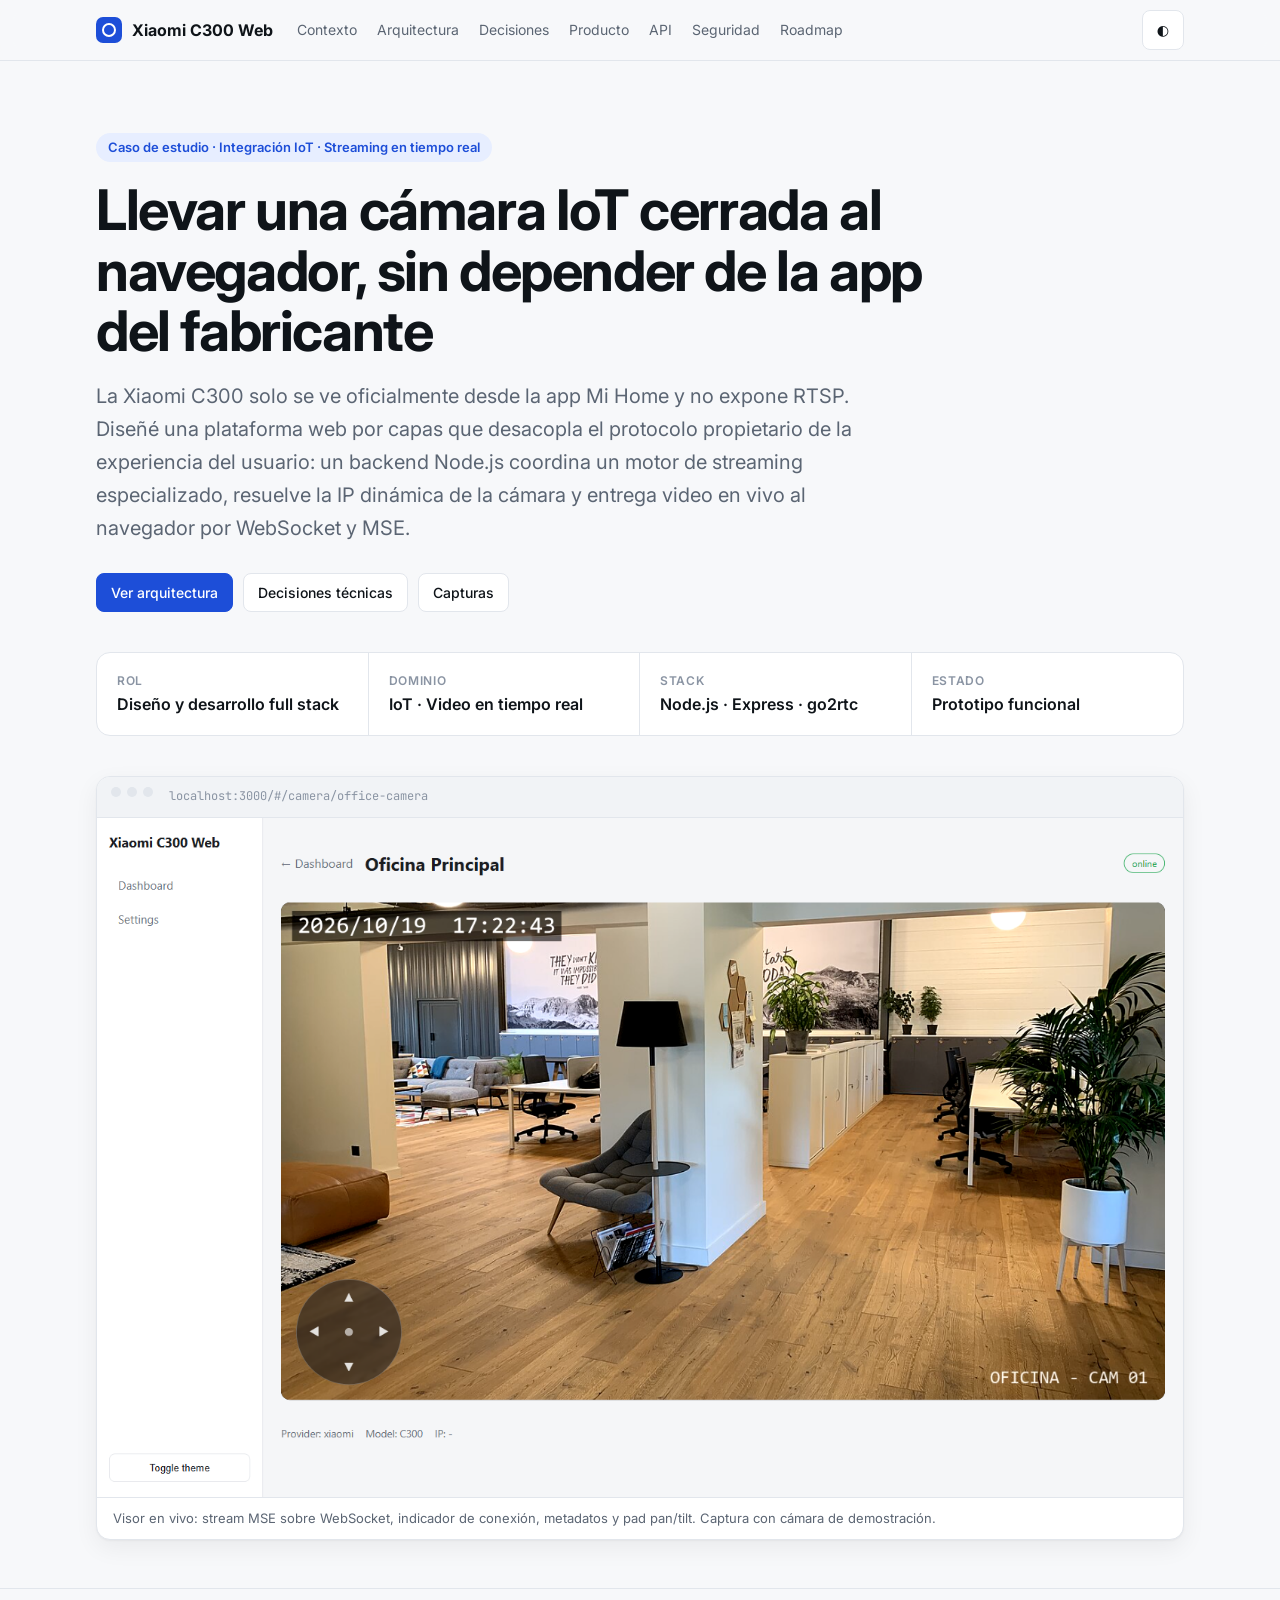
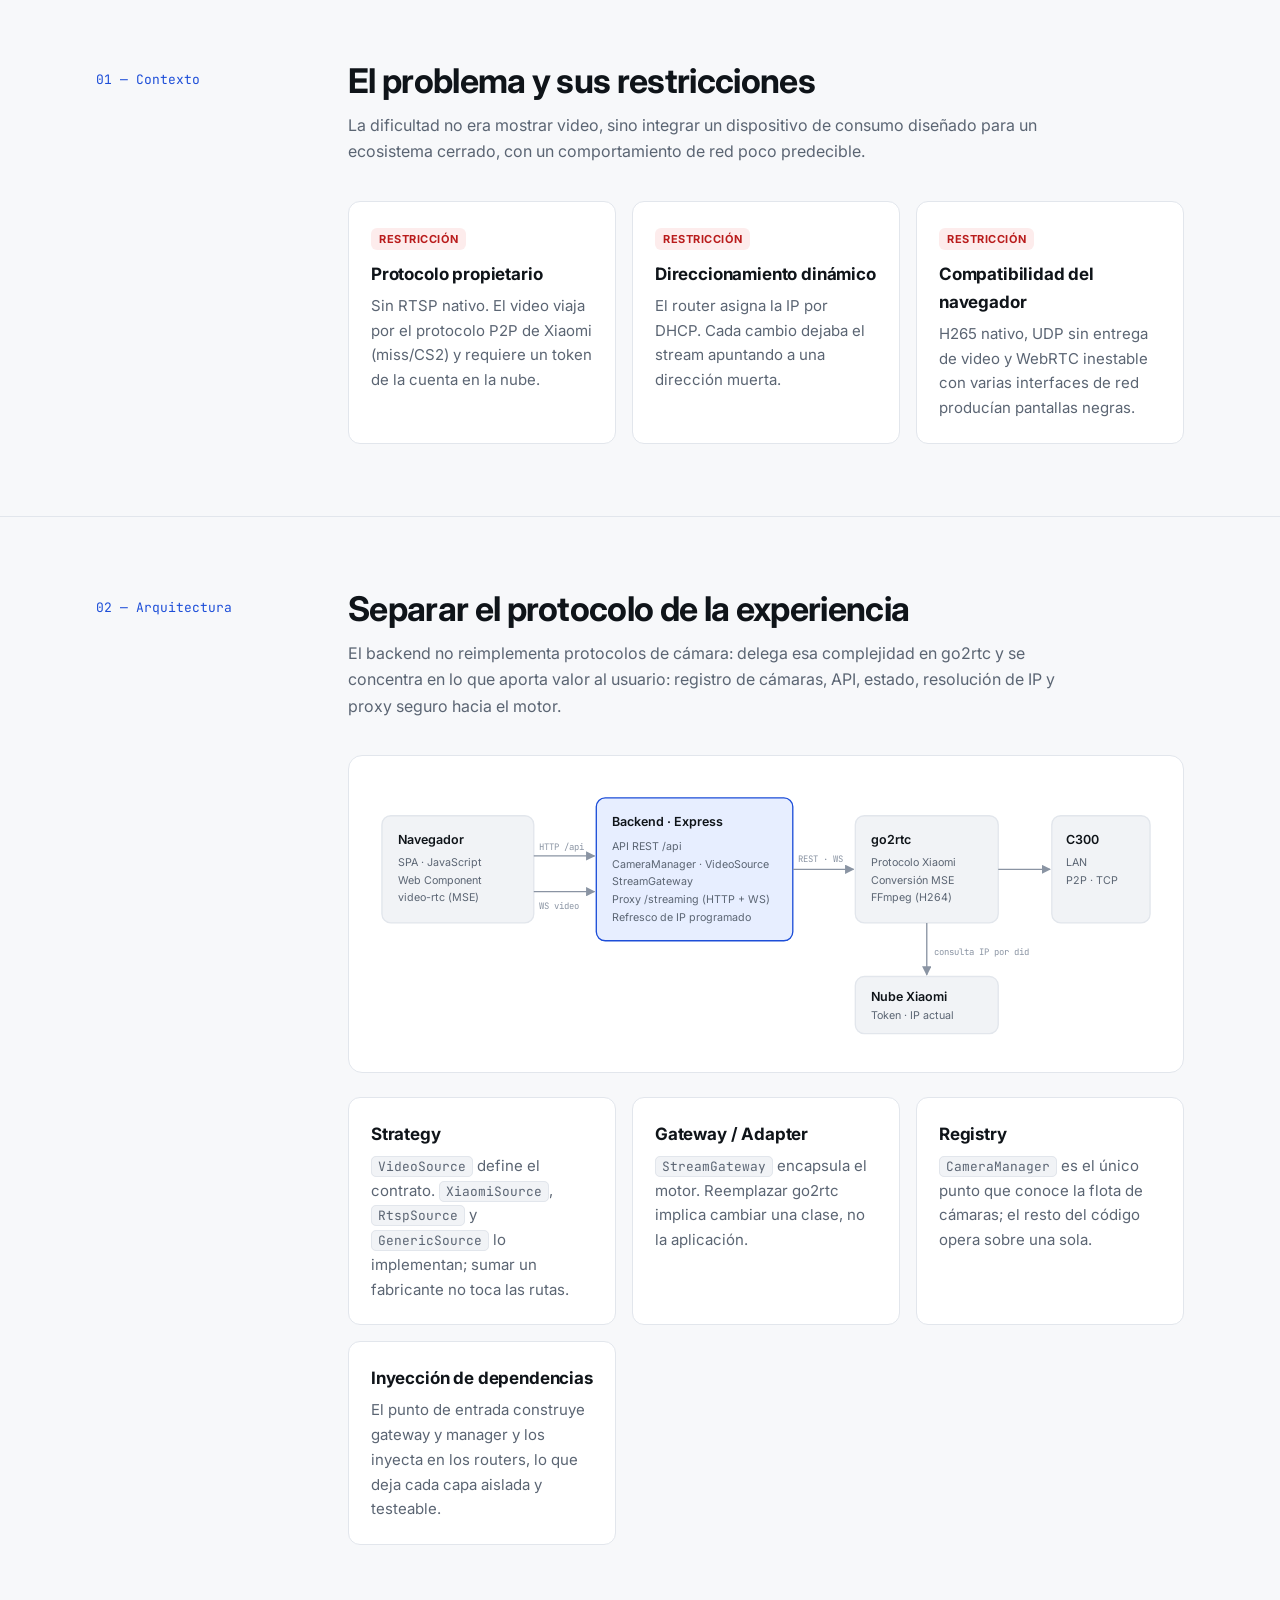
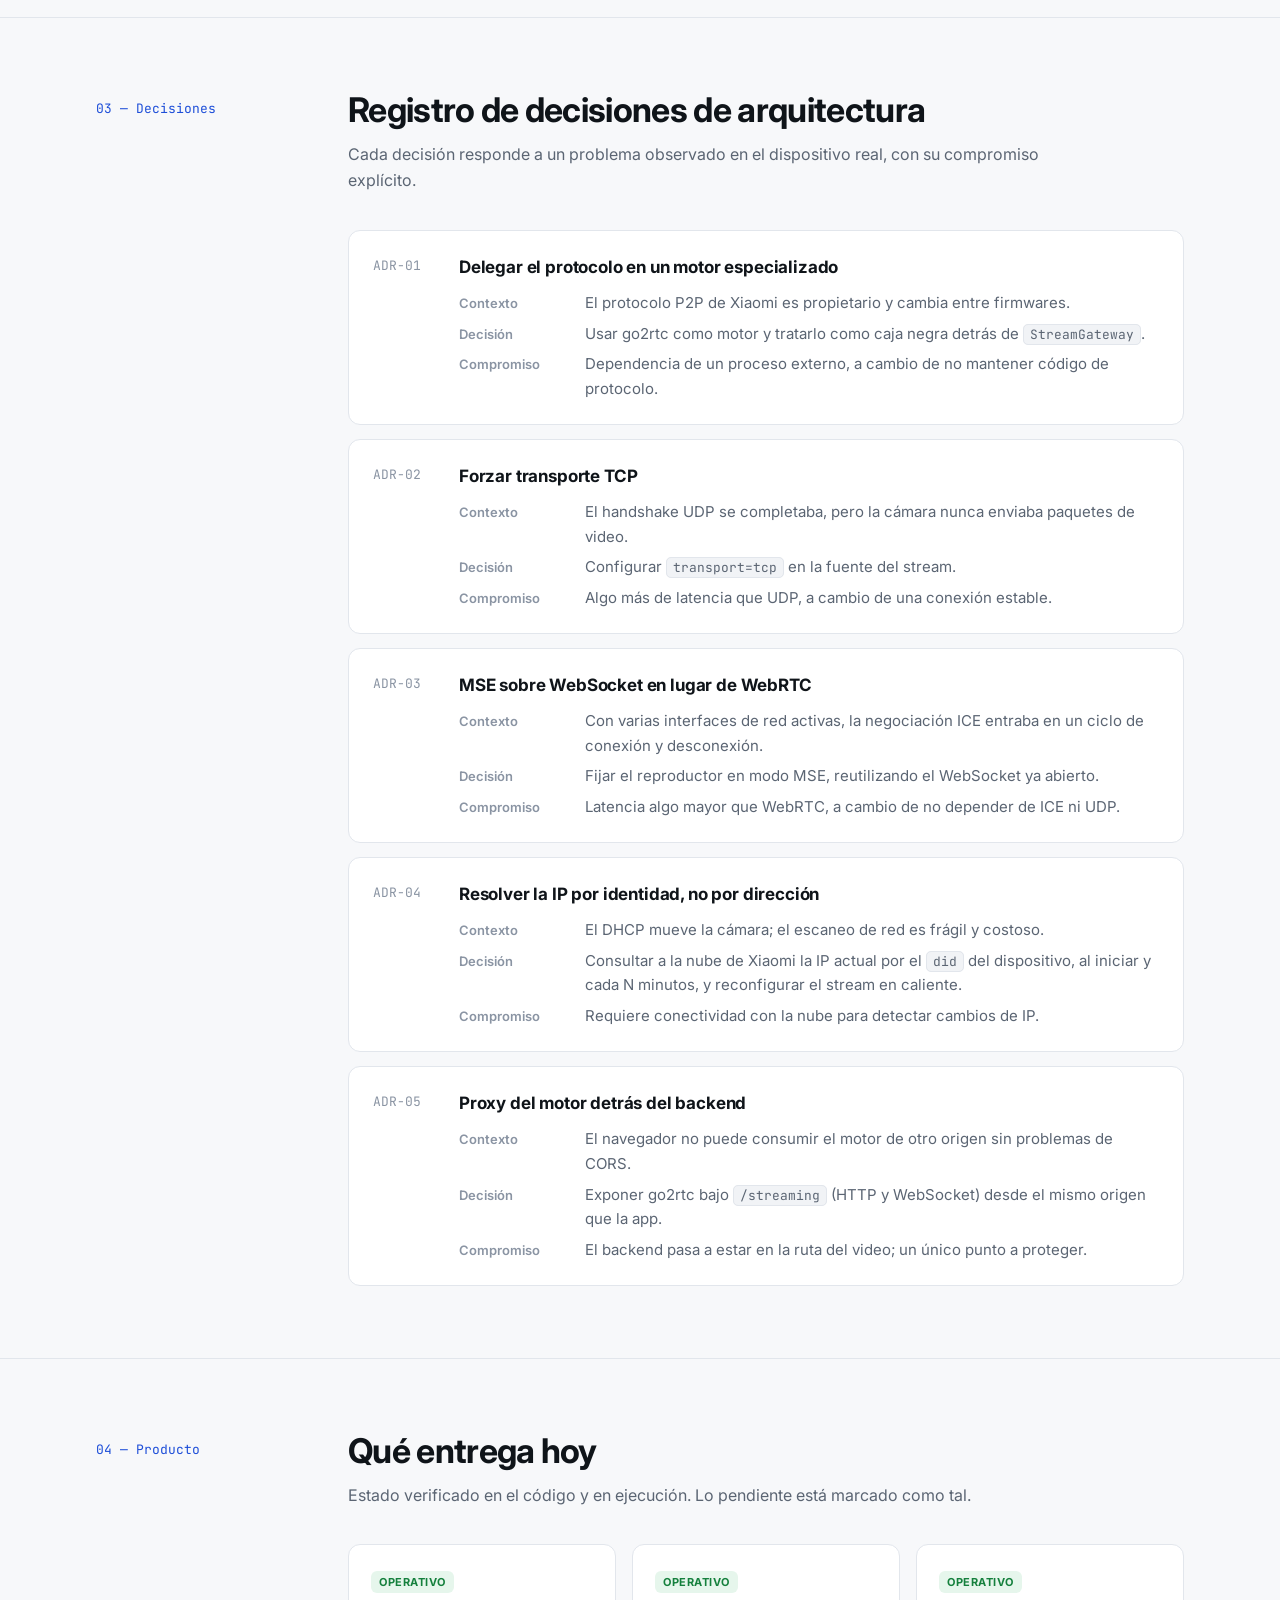
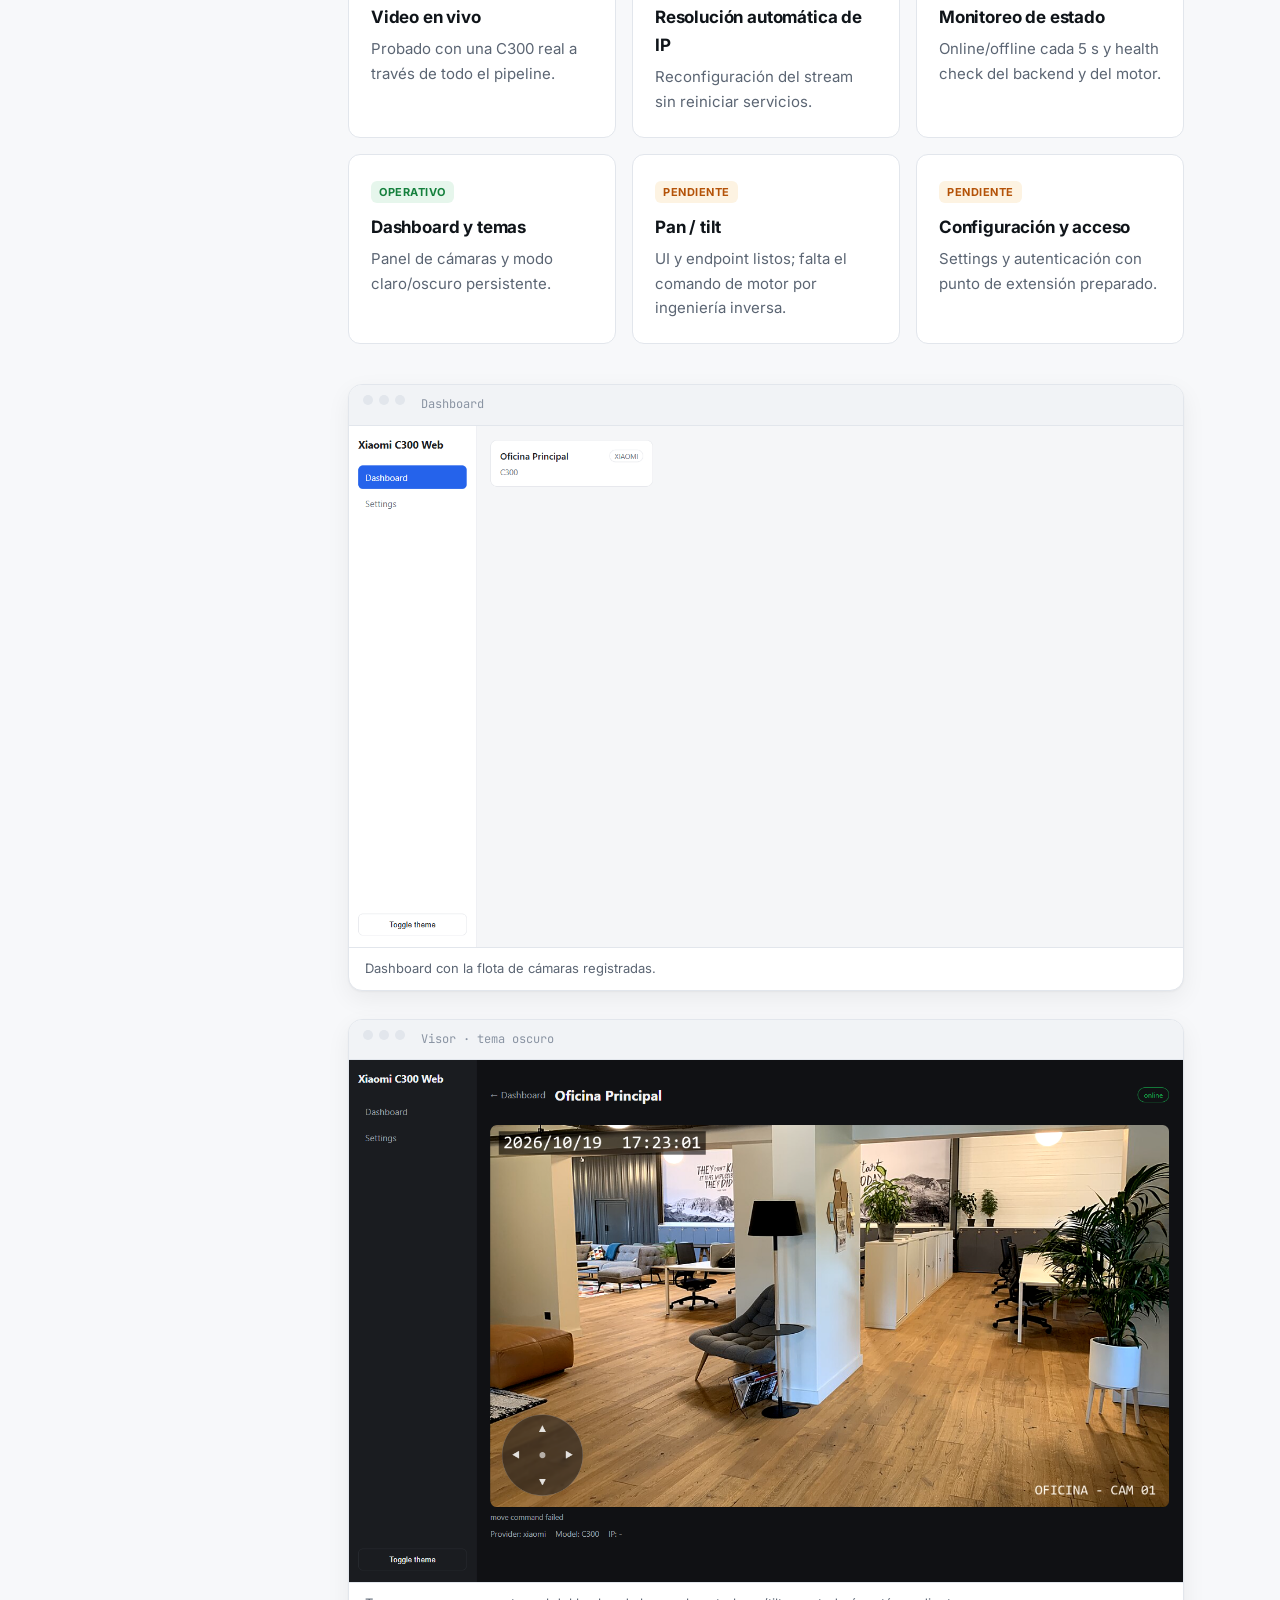
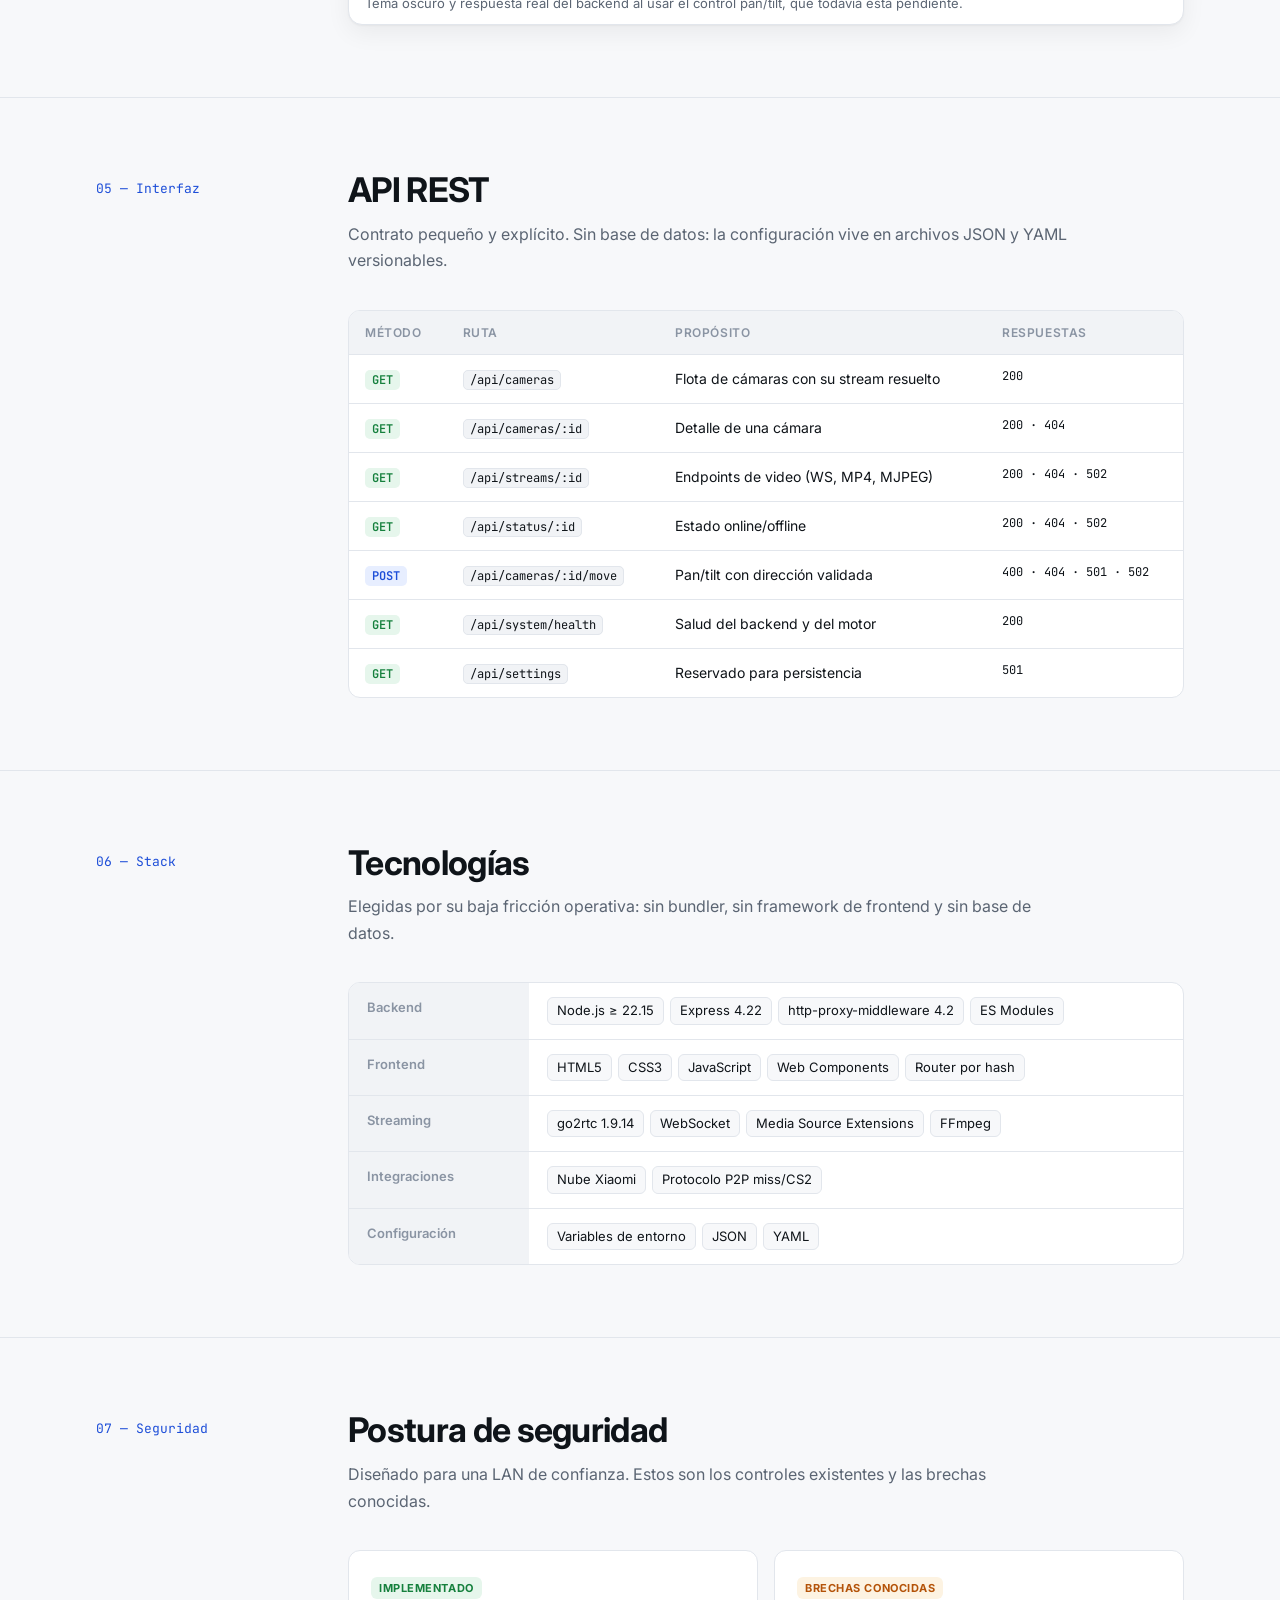
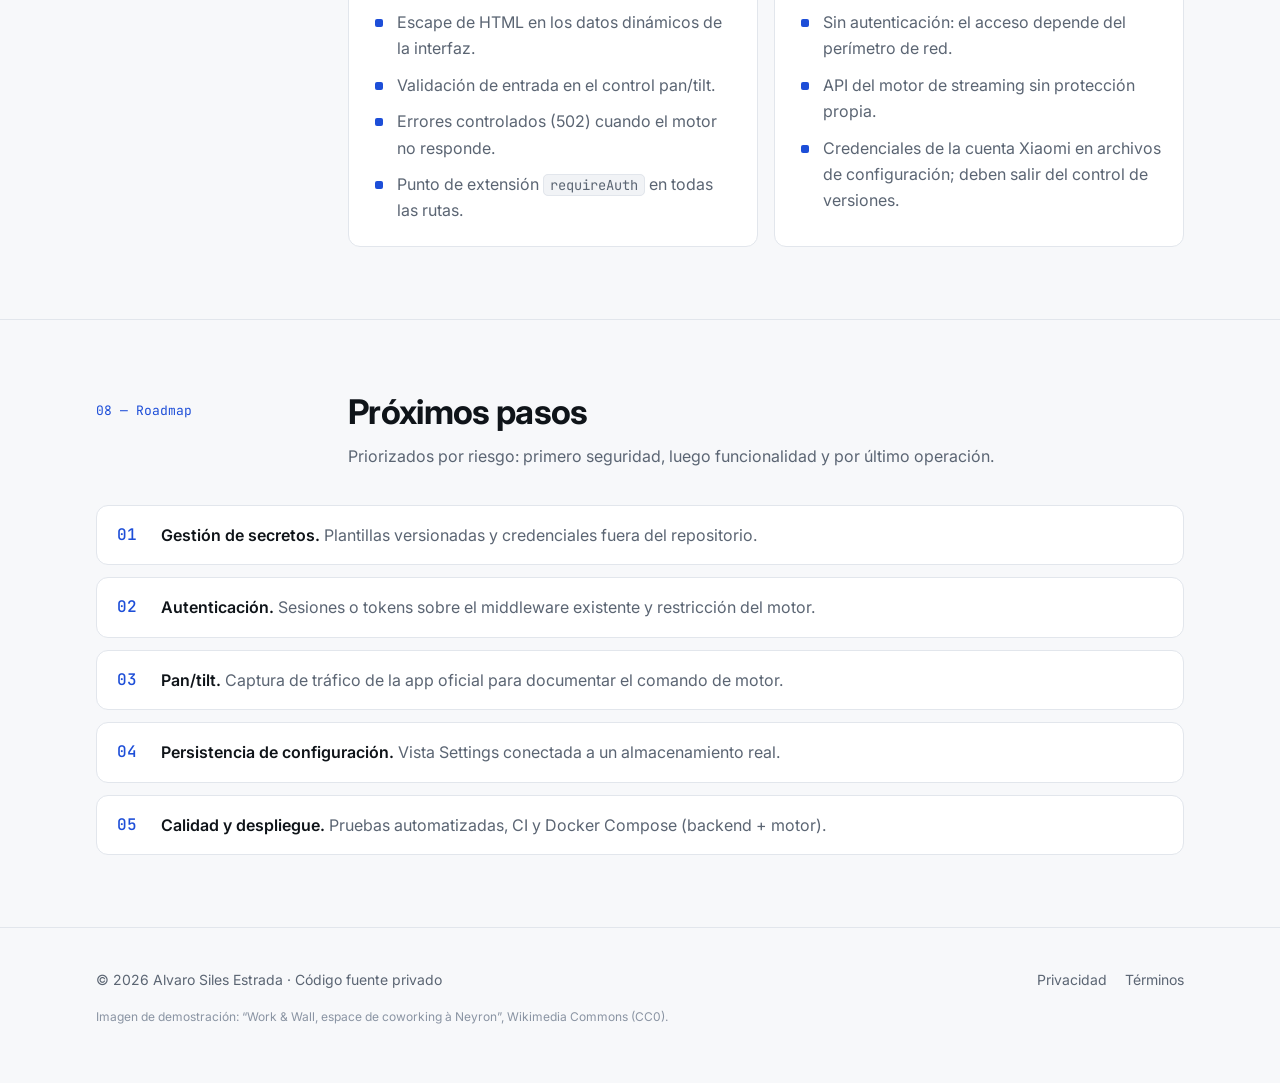
<file: index.html>
<!doctype html>
<html lang="es">
<head>
  <meta charset="utf-8">
  <meta name="viewport" content="width=device-width, initial-scale=1">
  <title>Xiaomi C300 Web · Caso de estudio</title>
  <meta name="description" content="Caso de estudio de ingeniería: visor web en tiempo real para la cámara Xiaomi C300. Node.js, Express, go2rtc, WebSocket y MSE.">
  <meta name="author" content="Alvaro Siles Estrada">
  <meta property="og:title" content="Xiaomi C300 Web · Caso de estudio">
  <meta property="og:description" content="Integración de una cámara IoT cerrada con el navegador: arquitectura, decisiones técnicas y compromisos.">
  <meta property="og:type" content="website">
  <meta property="og:url" content="https://alvarosiles.github.io/Xiaomi-C300-Web/">
  <meta property="og:image" content="https://alvarosiles.github.io/Xiaomi-C300-Web/assets/img/02-funcionalidad-principal.png">
  <meta name="twitter:card" content="summary_large_image">
  <link rel="canonical" href="https://alvarosiles.github.io/Xiaomi-C300-Web/">
  <link rel="icon" href="data:image/svg+xml,%3Csvg xmlns='http://www.w3.org/2000/svg' viewBox='0 0 32 32'%3E%3Crect width='32' height='32' rx='7' fill='%232563eb'/%3E%3Ccircle cx='16' cy='16' r='7' fill='none' stroke='white' stroke-width='3'/%3E%3Ccircle cx='16' cy='16' r='2.5' fill='white'/%3E%3C/svg%3E">
  <link rel="preconnect" href="https://fonts.googleapis.com">
  <link rel="preconnect" href="https://fonts.gstatic.com" crossorigin>
  <link href="https://fonts.googleapis.com/css2?family=Inter:wght@400;500;600;700&family=JetBrains+Mono:wght@400;500&display=swap" rel="stylesheet">
  <style>
    :root {
      --bg: #f7f8fa; --surface: #ffffff; --surface-2: #f1f3f6;
      --text: #0f1419; --muted: #5b6573; --faint: #8a94a3;
      --border: #e2e6ec; --accent: #1d4ed8; --accent-soft: #e7eeff;
      --ok: #15803d; --ok-soft: #e6f6ec; --warn: #b45309; --warn-soft: #fdf3e2;
      --risk: #b91c1c; --risk-soft: #fdecec;
      --shadow: 0 1px 2px rgb(15 20 25 / .04), 0 8px 24px rgb(15 20 25 / .06);
    }
    @media (prefers-color-scheme: dark) {
      :root:not([data-theme="light"]) {
        --bg: #0b0e13; --surface: #12161d; --surface-2: #181d26;
        --text: #e6e9ee; --muted: #9aa3b2; --faint: #6b7483;
        --border: #232a35; --accent: #7aa2ff; --accent-soft: #172240;
        --ok: #4ade80; --ok-soft: #10261a; --warn: #fbbf24; --warn-soft: #2a2110;
        --risk: #f87171; --risk-soft: #2a1414;
        --shadow: 0 1px 2px rgb(0 0 0 / .3), 0 8px 24px rgb(0 0 0 / .35);
      }
    }
    :root[data-theme="dark"] {
      --bg: #0b0e13; --surface: #12161d; --surface-2: #181d26;
      --text: #e6e9ee; --muted: #9aa3b2; --faint: #6b7483;
      --border: #232a35; --accent: #7aa2ff; --accent-soft: #172240;
      --ok: #4ade80; --ok-soft: #10261a; --warn: #fbbf24; --warn-soft: #2a2110;
      --risk: #f87171; --risk-soft: #2a1414;
      --shadow: 0 1px 2px rgb(0 0 0 / .3), 0 8px 24px rgb(0 0 0 / .35);
    }
    * { box-sizing: border-box; }
    html { scroll-behavior: smooth; scroll-padding-top: 72px; }
    body {
      margin: 0; background: var(--bg); color: var(--text);
      font: 16px/1.65 Inter, system-ui, -apple-system, "Segoe UI", Roboto, sans-serif;
      -webkit-font-smoothing: antialiased;
    }
    a { color: var(--accent); text-decoration: none; }
    a:hover { text-decoration: underline; }
    code, .mono { font-family: "JetBrains Mono", ui-monospace, Consolas, monospace; font-size: .86em; }
    code { background: var(--surface-2); border: 1px solid var(--border); border-radius: 5px; padding: 1px 6px; overflow-wrap: anywhere; }
    .wrap { max-width: 1120px; margin: 0 auto; padding: 0 16px; }

    /* Header */
    .top { position: sticky; top: 0; z-index: 20; background: color-mix(in srgb, var(--bg) 85%, transparent); backdrop-filter: saturate(160%) blur(10px); border-bottom: 1px solid var(--border); }
    .top .wrap { display: flex; align-items: center; gap: 24px; height: 60px; }
    .logo { display: flex; align-items: center; gap: 10px; font-weight: 700; color: var(--text); white-space: nowrap; }
    .logo i { width: 26px; height: 26px; border-radius: 7px; background: var(--accent); display: grid; place-items: center; }
    .logo i::after { content: ""; width: 10px; height: 10px; border: 2.5px solid #fff; border-radius: 50%; }
    .top .wrap > nav { display: flex; gap: 20px; flex: 1; overflow-x: auto; font-size: 14px; }
    .top .wrap > nav a { color: var(--muted); white-space: nowrap; }
    .top .wrap > nav a:hover { color: var(--text); text-decoration: none; }
    .btn { display: inline-flex; align-items: center; gap: 8px; border: 1px solid var(--border); background: var(--surface); color: var(--text); border-radius: 8px; padding: 7px 14px; font: inherit; font-size: 14px; font-weight: 500; cursor: pointer; white-space: nowrap; }
    .btn:hover { border-color: var(--faint); text-decoration: none; }
    .btn.primary { background: var(--accent); border-color: var(--accent); color: #fff; }
    :root[data-theme="dark"] .btn.primary { color: #0b0e13; }
    @media (prefers-color-scheme: dark) { :root:not([data-theme="light"]) .btn.primary { color: #0b0e13; } }

    /* Hero */
    .hero { padding-top: 72px; padding-bottom: 48px; }
    .kicker { display: inline-flex; gap: 8px; align-items: center; font-size: 13px; font-weight: 600; color: var(--accent); background: var(--accent-soft); padding: 4px 12px; border-radius: 999px; }
    h1 { font-size: clamp(34px, 5.2vw, 56px); line-height: 1.08; letter-spacing: -.025em; margin: 18px 0 18px; max-width: 900px; }
    .lead { font-size: clamp(17px, 2vw, 20px); color: var(--muted); max-width: 760px; margin: 0 0 28px; }
    .actions { display: flex; gap: 10px; flex-wrap: wrap; margin-bottom: 40px; }
    .facts { display: grid; grid-template-columns: repeat(auto-fit, minmax(min(180px, 100%), 1fr)); border: 1px solid var(--border); border-radius: 14px; background: var(--surface); overflow: hidden; }
    .fact { padding: 18px 20px; border-right: 1px solid var(--border); }
    .fact:last-child { border-right: 0; }
    .fact small { display: block; font-size: 12px; text-transform: uppercase; letter-spacing: .06em; color: var(--faint); font-weight: 600; }
    .fact b { font-size: 16px; font-weight: 600; }

    .frame { margin: 40px 0 0; border-radius: 14px; overflow: hidden; border: 1px solid var(--border); box-shadow: var(--shadow); background: var(--surface); }
    .frame .bar { display: flex; gap: 6px; padding: 10px 14px; border-bottom: 1px solid var(--border); background: var(--surface-2); }
    .frame .bar span { width: 10px; height: 10px; border-radius: 50%; background: var(--border); }
    .frame .bar em { margin-left: 10px; font-style: normal; font-size: 12px; color: var(--faint); font-family: "JetBrains Mono", monospace; }
    .frame img { display: block; width: 100%; height: auto; }
    .frame figcaption { font-size: 13px; color: var(--muted); padding: 10px 16px; border-top: 1px solid var(--border); }

    /* Sections */
    section { padding: 72px 0; border-top: 1px solid var(--border); }
    .sec-head { display: grid; grid-template-columns: 220px 1fr; gap: 32px; margin-bottom: 36px; }
    .sec-num { font-family: "JetBrains Mono", monospace; font-size: 13px; color: var(--accent); padding-top: 8px; }
    h2 { font-size: clamp(26px, 3vw, 34px); letter-spacing: -.02em; line-height: 1.2; margin: 0 0 10px; }
    .sec-head p { margin: 0; color: var(--muted); max-width: 720px; }
    .body { margin-left: 252px; }
    h3 { font-size: 17px; margin: 0 0 6px; letter-spacing: -.01em; }

    .grid { display: grid; gap: 16px; grid-template-columns: repeat(auto-fit, minmax(min(260px, 100%), 1fr)); }
    .card { background: var(--surface); border: 1px solid var(--border); border-radius: 12px; padding: 22px; }
    .card p { margin: 0; color: var(--muted); font-size: 15px; }

    .pill { display: inline-block; font-size: 11px; font-weight: 700; letter-spacing: .05em; text-transform: uppercase; border-radius: 6px; padding: 2px 8px; margin-bottom: 10px; }
    .pill.ok { color: var(--ok); background: var(--ok-soft); }
    .pill.warn { color: var(--warn); background: var(--warn-soft); }
    .pill.risk { color: var(--risk); background: var(--risk-soft); }

    /* ADR */
    .adr { display: grid; gap: 14px; }
    .adr-item { background: var(--surface); border: 1px solid var(--border); border-radius: 12px; padding: 22px 24px; display: grid; grid-template-columns: 70px 1fr; gap: 16px; }
    .adr-id { font-family: "JetBrains Mono", monospace; font-size: 13px; color: var(--faint); padding-top: 2px; }
    .adr-item dl { display: grid; grid-template-columns: 110px 1fr; gap: 6px 16px; margin: 10px 0 0; font-size: 15px; }
    .adr-item dt { color: var(--faint); font-size: 13px; font-weight: 600; padding-top: 2px; }
    .adr-item dd { margin: 0; color: var(--muted); }

    /* Diagram */
    .diagram { background: var(--surface); border: 1px solid var(--border); border-radius: 14px; padding: 24px; overflow-x: auto; margin-bottom: 24px; }
    .diagram svg { display: block; min-width: 760px; width: 100%; height: auto; }
    .diagram .box { fill: var(--surface-2); stroke: var(--border); stroke-width: 1.5; }
    .diagram .box.hl { fill: var(--accent-soft); stroke: var(--accent); }
    .diagram .t { fill: var(--text); font: 600 14px Inter, sans-serif; }
    .diagram .s { fill: var(--muted); font: 12px Inter, sans-serif; }
    .diagram .m { fill: var(--faint); font: 10px "JetBrains Mono", monospace; }
    .diagram .ln { stroke: var(--faint); stroke-width: 1.5; fill: none; }
    .diagram .arrowhead { fill: var(--faint); }

    /* Tables */
    .table-wrap { overflow-x: auto; border: 1px solid var(--border); border-radius: 12px; background: var(--surface); }
    table { width: 100%; border-collapse: collapse; font-size: 14px; }
    th, td { text-align: left; padding: 12px 16px; border-bottom: 1px solid var(--border); vertical-align: top; }
    th { font-size: 12px; text-transform: uppercase; letter-spacing: .05em; color: var(--faint); font-weight: 600; background: var(--surface-2); }
    tr:last-child td { border-bottom: 0; }
    .verb { font-family: "JetBrains Mono", monospace; font-size: 12px; font-weight: 600; padding: 2px 7px; border-radius: 5px; }
    .verb.get { color: var(--ok); background: var(--ok-soft); }
    .verb.post { color: var(--accent); background: var(--accent-soft); }

    /* Gallery */
    .gallery { display: grid; gap: 28px; }
    .gallery .frame { margin: 0; }

    /* Lists */
    .check { list-style: none; padding: 0; margin: 0; display: grid; gap: 10px; }
    .check li { position: relative; padding-left: 26px; color: var(--muted); }
    .check li::before { content: ""; position: absolute; left: 4px; top: 10px; width: 8px; height: 8px; border-radius: 2px; background: var(--accent); }
    .roadmap { counter-reset: r; list-style: none; padding: 0; margin: 0; display: grid; gap: 12px; }
    .roadmap li { counter-increment: r; background: var(--surface); border: 1px solid var(--border); border-radius: 12px; padding: 16px 20px 16px 64px; position: relative; color: var(--muted); }
    .roadmap li::before { content: counter(r, decimal-leading-zero); position: absolute; left: 20px; top: 16px; font-family: "JetBrains Mono", monospace; color: var(--accent); font-weight: 500; }
    .roadmap b { color: var(--text); font-weight: 600; }

    .stack { display: grid; gap: 0; border: 1px solid var(--border); border-radius: 12px; overflow: hidden; background: var(--surface); }
    .stack-row { display: grid; grid-template-columns: 180px 1fr; border-bottom: 1px solid var(--border); }
    .stack-row:last-child { border-bottom: 0; }
    .stack-row > div { padding: 14px 18px; }
    .stack-row > div:first-child { color: var(--faint); font-size: 13px; font-weight: 600; background: var(--surface-2); }
    .chips { display: flex; flex-wrap: wrap; gap: 6px; }
    .chip { font-size: 13px; border: 1px solid var(--border); border-radius: 6px; padding: 2px 9px; background: var(--bg); }

    footer { border-top: 1px solid var(--border); padding: 40px 0 56px; color: var(--muted); font-size: 14px; }
    footer .wrap { display: flex; flex-wrap: wrap; justify-content: space-between; gap: 16px; }
    footer .foot-nav { display: flex; gap: 18px; flex-wrap: wrap; }
    footer .foot-nav a { color: var(--muted); }
    footer .credit { flex-basis: 100%; font-size: 12px; color: var(--faint); }

    /* Menú móvil */
    .top-actions { display: flex; gap: 8px; margin-left: auto; }
    .menu-btn { display: none; }
    .mobile-nav { border-top: 1px solid var(--border); background: var(--surface); padding: 8px 16px 12px; }
    .mobile-nav[hidden] { display: none; }
    .mobile-nav a { display: block; padding: 10px 4px; color: var(--text); border-bottom: 1px solid var(--border); font-size: 15px; }
    .mobile-nav a:last-child { border-bottom: 0; }
    .mobile-nav a:hover { text-decoration: none; color: var(--accent); }

    /* Volver arriba */
    .to-top {
      position: fixed; right: 20px; bottom: 20px; z-index: 30; width: 44px; height: 44px;
      display: grid; place-items: center; border-radius: 50%; font-size: 18px;
      background: var(--accent); color: #fff; box-shadow: var(--shadow);
      opacity: 0; transform: translateY(12px); pointer-events: none; transition: opacity .2s, transform .2s;
    }
    .to-top.show { opacity: 1; transform: none; pointer-events: auto; }
    .to-top:hover { text-decoration: none; filter: brightness(1.1); }
    :root[data-theme="dark"] .to-top { color: #0b0e13; }
    @media (prefers-color-scheme: dark) { :root:not([data-theme="light"]) .to-top { color: #0b0e13; } }
    @media (prefers-reduced-motion: reduce) { html { scroll-behavior: auto; } .to-top { transition: none; } }

    @media (max-width: 900px) {
      .sec-head { grid-template-columns: 1fr; gap: 6px; }
      .body { margin-left: 0; }
      .top .wrap > nav { display: none; }
      .menu-btn { display: inline-flex; }
      .adr-item { grid-template-columns: 1fr; gap: 4px; }
      .adr-item dl { grid-template-columns: 1fr; gap: 2px; }
      .adr-item dd { margin-bottom: 8px; }
      .stack-row { grid-template-columns: 1fr; }
      .fact { border-right: 0; border-bottom: 1px solid var(--border); }
      .hero { padding-top: 48px; }
      section { padding: 56px 0; }
    }
  </style>
</head>
<body>
  <header class="top">
    <div class="wrap">
      <a class="logo" href="#"><i></i>Xiaomi C300 Web</a>
      <nav aria-label="Secciones">
        <a href="#contexto">Contexto</a>
        <a href="#arquitectura">Arquitectura</a>
        <a href="#decisiones">Decisiones</a>
        <a href="#producto">Producto</a>
        <a href="#api">API</a>
        <a href="#seguridad">Seguridad</a>
        <a href="#roadmap">Roadmap</a>
      </nav>
      <div class="top-actions">
        <button class="btn" id="theme-btn" type="button" aria-label="Cambiar tema">◐</button>
        <button class="btn menu-btn" id="menu-btn" type="button" aria-label="Abrir menú" aria-expanded="false" aria-controls="mobile-nav">☰</button>
      </div>
    </div>
    <nav class="mobile-nav" id="mobile-nav" aria-label="Secciones" hidden>
      <a href="#contexto">Contexto</a>
      <a href="#arquitectura">Arquitectura</a>
      <a href="#decisiones">Decisiones</a>
      <a href="#producto">Producto</a>
      <a href="#api">API</a>
      <a href="#stack">Stack</a>
      <a href="#seguridad">Seguridad</a>
      <a href="#roadmap">Roadmap</a>
    </nav>
  </header>

  <a class="to-top" id="to-top" href="#" aria-label="Volver arriba">↑</a>

  <main>
    <div class="wrap hero">
      <span class="kicker">Caso de estudio · Integración IoT · Streaming en tiempo real</span>
      <h1>Llevar una cámara IoT cerrada al navegador, sin depender de la app del fabricante</h1>
      <p class="lead">
        La Xiaomi C300 solo se ve oficialmente desde la app Mi Home y no expone RTSP. Diseñé una plataforma web
        por capas que desacopla el protocolo propietario de la experiencia del usuario: un backend Node.js
        coordina un motor de streaming especializado, resuelve la IP dinámica de la cámara y entrega
        video en vivo al navegador por WebSocket y MSE.
      </p>
      <div class="actions">
        <a class="btn primary" href="#arquitectura">Ver arquitectura</a>
        <a class="btn" href="#decisiones">Decisiones técnicas</a>
        <a class="btn" href="#producto">Capturas</a>
      </div>
      <div class="facts">
        <div class="fact"><small>Rol</small><b>Diseño y desarrollo full stack</b></div>
        <div class="fact"><small>Dominio</small><b>IoT · Video en tiempo real</b></div>
        <div class="fact"><small>Stack</small><b>Node.js · Express · go2rtc</b></div>
        <div class="fact"><small>Estado</small><b>Prototipo funcional</b></div>
      </div>
      <figure class="frame">
        <div class="bar"><span></span><span></span><span></span><em>localhost:3000/#/camera/office-camera</em></div>
        <img src="assets/img/02-funcionalidad-principal.png" alt="Visor en vivo: cámara Oficina Principal, estado online y pad de control" width="1440" height="900">
        <figcaption>Visor en vivo: stream MSE sobre WebSocket, indicador de conexión, metadatos y pad pan/tilt. Captura con cámara de demostración.</figcaption>
      </figure>
    </div>

    <section id="contexto">
      <div class="wrap">
        <div class="sec-head">
          <div class="sec-num">01 — Contexto</div>
          <div>
            <h2>El problema y sus restricciones</h2>
            <p>La dificultad no era mostrar video, sino integrar un dispositivo de consumo diseñado para un ecosistema cerrado, con un comportamiento de red poco predecible.</p>
          </div>
        </div>
        <div class="body grid">
          <div class="card"><span class="pill risk">Restricción</span><h3>Protocolo propietario</h3><p>Sin RTSP nativo. El video viaja por el protocolo P2P de Xiaomi (miss/CS2) y requiere un token de la cuenta en la nube.</p></div>
          <div class="card"><span class="pill risk">Restricción</span><h3>Direccionamiento dinámico</h3><p>El router asigna la IP por DHCP. Cada cambio dejaba el stream apuntando a una dirección muerta.</p></div>
          <div class="card"><span class="pill risk">Restricción</span><h3>Compatibilidad del navegador</h3><p>H265 nativo, UDP sin entrega de video y WebRTC inestable con varias interfaces de red producían pantallas negras.</p></div>
        </div>
      </div>
    </section>

    <section id="arquitectura">
      <div class="wrap">
        <div class="sec-head">
          <div class="sec-num">02 — Arquitectura</div>
          <div>
            <h2>Separar el protocolo de la experiencia</h2>
            <p>El backend no reimplementa protocolos de cámara: delega esa complejidad en go2rtc y se concentra en lo que aporta valor al usuario: registro de cámaras, API, estado, resolución de IP y proxy seguro hacia el motor.</p>
          </div>
        </div>
        <div class="body">
          <div class="diagram" role="img" aria-label="Diagrama: Navegador, Backend Express, go2rtc, Cámara C300 y Nube Xiaomi">
            <svg viewBox="0 0 880 300" xmlns="http://www.w3.org/2000/svg">
              <defs><marker id="ah" viewBox="0 0 10 10" refX="9" refY="5" markerWidth="7" markerHeight="7" orient="auto"><path class="arrowhead" d="M0,0 L10,5 L0,10 z"/></marker></defs>
              <rect class="box" x="10" y="40" width="170" height="120" rx="10"/>
              <text class="t" x="28" y="72">Navegador</text>
              <text class="s" x="28" y="96">SPA · JavaScript</text>
              <text class="s" x="28" y="116">Web Component</text>
              <text class="s" x="28" y="136">video-rtc (MSE)</text>

              <rect class="box hl" x="250" y="20" width="220" height="160" rx="10"/>
              <text class="t" x="268" y="52">Backend · Express</text>
              <text class="s" x="268" y="78">API REST /api</text>
              <text class="s" x="268" y="98">CameraManager · VideoSource</text>
              <text class="s" x="268" y="118">StreamGateway</text>
              <text class="s" x="268" y="138">Proxy /streaming (HTTP + WS)</text>
              <text class="s" x="268" y="158">Refresco de IP programado</text>

              <rect class="box" x="540" y="40" width="160" height="120" rx="10"/>
              <text class="t" x="558" y="72">go2rtc</text>
              <text class="s" x="558" y="96">Protocolo Xiaomi</text>
              <text class="s" x="558" y="116">Conversión MSE</text>
              <text class="s" x="558" y="136">FFmpeg (H264)</text>

              <rect class="box" x="760" y="40" width="110" height="120" rx="10"/>
              <text class="t" x="776" y="72">C300</text>
              <text class="s" x="776" y="96">LAN</text>
              <text class="s" x="776" y="116">P2P · TCP</text>

              <rect class="box" x="540" y="220" width="160" height="64" rx="10"/>
              <text class="t" x="558" y="248">Nube Xiaomi</text>
              <text class="s" x="558" y="268">Token · IP actual</text>

              <path class="ln" d="M180 85 H248" marker-end="url(#ah)"/>
              <text class="m" x="186" y="78">HTTP /api</text>
              <path class="ln" d="M180 125 H248" marker-end="url(#ah)"/>
              <text class="m" x="186" y="145">WS video</text>
              <path class="ln" d="M470 100 H538" marker-end="url(#ah)"/>
              <text class="m" x="476" y="92">REST · WS</text>
              <path class="ln" d="M700 100 H758" marker-end="url(#ah)"/>
              <path class="ln" d="M620 160 V218" marker-end="url(#ah)"/>
              <text class="m" x="628" y="196">consulta IP por did</text>
            </svg>
          </div>
          <div class="grid">
            <div class="card"><h3>Strategy</h3><p><code>VideoSource</code> define el contrato. <code>XiaomiSource</code>, <code>RtspSource</code> y <code>GenericSource</code> lo implementan; sumar un fabricante no toca las rutas.</p></div>
            <div class="card"><h3>Gateway / Adapter</h3><p><code>StreamGateway</code> encapsula el motor. Reemplazar go2rtc implica cambiar una clase, no la aplicación.</p></div>
            <div class="card"><h3>Registry</h3><p><code>CameraManager</code> es el único punto que conoce la flota de cámaras; el resto del código opera sobre una sola.</p></div>
            <div class="card"><h3>Inyección de dependencias</h3><p>El punto de entrada construye gateway y manager y los inyecta en los routers, lo que deja cada capa aislada y testeable.</p></div>
          </div>
        </div>
      </div>
    </section>

    <section id="decisiones">
      <div class="wrap">
        <div class="sec-head">
          <div class="sec-num">03 — Decisiones</div>
          <div>
            <h2>Registro de decisiones de arquitectura</h2>
            <p>Cada decisión responde a un problema observado en el dispositivo real, con su compromiso explícito.</p>
          </div>
        </div>
        <div class="body adr">
          <article class="adr-item">
            <div class="adr-id">ADR-01</div>
            <div>
              <h3>Delegar el protocolo en un motor especializado</h3>
              <dl>
                <dt>Contexto</dt><dd>El protocolo P2P de Xiaomi es propietario y cambia entre firmwares.</dd>
                <dt>Decisión</dt><dd>Usar go2rtc como motor y tratarlo como caja negra detrás de <code>StreamGateway</code>.</dd>
                <dt>Compromiso</dt><dd>Dependencia de un proceso externo, a cambio de no mantener código de protocolo.</dd>
              </dl>
            </div>
          </article>
          <article class="adr-item">
            <div class="adr-id">ADR-02</div>
            <div>
              <h3>Forzar transporte TCP</h3>
              <dl>
                <dt>Contexto</dt><dd>El handshake UDP se completaba, pero la cámara nunca enviaba paquetes de video.</dd>
                <dt>Decisión</dt><dd>Configurar <code>transport=tcp</code> en la fuente del stream.</dd>
                <dt>Compromiso</dt><dd>Algo más de latencia que UDP, a cambio de una conexión estable.</dd>
              </dl>
            </div>
          </article>
          <article class="adr-item">
            <div class="adr-id">ADR-03</div>
            <div>
              <h3>MSE sobre WebSocket en lugar de WebRTC</h3>
              <dl>
                <dt>Contexto</dt><dd>Con varias interfaces de red activas, la negociación ICE entraba en un ciclo de conexión y desconexión.</dd>
                <dt>Decisión</dt><dd>Fijar el reproductor en modo MSE, reutilizando el WebSocket ya abierto.</dd>
                <dt>Compromiso</dt><dd>Latencia algo mayor que WebRTC, a cambio de no depender de ICE ni UDP.</dd>
              </dl>
            </div>
          </article>
          <article class="adr-item">
            <div class="adr-id">ADR-04</div>
            <div>
              <h3>Resolver la IP por identidad, no por dirección</h3>
              <dl>
                <dt>Contexto</dt><dd>El DHCP mueve la cámara; el escaneo de red es frágil y costoso.</dd>
                <dt>Decisión</dt><dd>Consultar a la nube de Xiaomi la IP actual por el <code>did</code> del dispositivo, al iniciar y cada N minutos, y reconfigurar el stream en caliente.</dd>
                <dt>Compromiso</dt><dd>Requiere conectividad con la nube para detectar cambios de IP.</dd>
              </dl>
            </div>
          </article>
          <article class="adr-item">
            <div class="adr-id">ADR-05</div>
            <div>
              <h3>Proxy del motor detrás del backend</h3>
              <dl>
                <dt>Contexto</dt><dd>El navegador no puede consumir el motor de otro origen sin problemas de CORS.</dd>
                <dt>Decisión</dt><dd>Exponer go2rtc bajo <code>/streaming</code> (HTTP y WebSocket) desde el mismo origen que la app.</dd>
                <dt>Compromiso</dt><dd>El backend pasa a estar en la ruta del video; un único punto a proteger.</dd>
              </dl>
            </div>
          </article>
        </div>
      </div>
    </section>

    <section id="producto">
      <div class="wrap">
        <div class="sec-head">
          <div class="sec-num">04 — Producto</div>
          <div>
            <h2>Qué entrega hoy</h2>
            <p>Estado verificado en el código y en ejecución. Lo pendiente está marcado como tal.</p>
          </div>
        </div>
        <div class="body">
          <div class="grid" style="margin-bottom:40px">
            <div class="card"><span class="pill ok">Operativo</span><h3>Video en vivo</h3><p>Probado con una C300 real a través de todo el pipeline.</p></div>
            <div class="card"><span class="pill ok">Operativo</span><h3>Resolución automática de IP</h3><p>Reconfiguración del stream sin reiniciar servicios.</p></div>
            <div class="card"><span class="pill ok">Operativo</span><h3>Monitoreo de estado</h3><p>Online/offline cada 5 s y health check del backend y del motor.</p></div>
            <div class="card"><span class="pill ok">Operativo</span><h3>Dashboard y temas</h3><p>Panel de cámaras y modo claro/oscuro persistente.</p></div>
            <div class="card"><span class="pill warn">Pendiente</span><h3>Pan / tilt</h3><p>UI y endpoint listos; falta el comando de motor por ingeniería inversa.</p></div>
            <div class="card"><span class="pill warn">Pendiente</span><h3>Configuración y acceso</h3><p>Settings y autenticación con punto de extensión preparado.</p></div>
          </div>
          <div class="gallery">
            <figure class="frame">
              <div class="bar"><span></span><span></span><span></span><em>Dashboard</em></div>
              <img src="assets/img/01-vista-principal.png" alt="Dashboard con la cámara Oficina Principal" loading="lazy" width="1440" height="900">
              <figcaption>Dashboard con la flota de cámaras registradas.</figcaption>
            </figure>
            <figure class="frame">
              <div class="bar"><span></span><span></span><span></span><em>Visor · tema oscuro</em></div>
              <img src="assets/img/03-funcionalidad-complementaria.png" alt="Visor en tema oscuro con respuesta del control PTZ" loading="lazy" width="1440" height="900">
              <figcaption>Tema oscuro y respuesta real del backend al usar el control pan/tilt, que todavía está pendiente.</figcaption>
            </figure>
          </div>
        </div>
      </div>
    </section>

    <section id="api">
      <div class="wrap">
        <div class="sec-head">
          <div class="sec-num">05 — Interfaz</div>
          <div>
            <h2>API REST</h2>
            <p>Contrato pequeño y explícito. Sin base de datos: la configuración vive en archivos JSON y YAML versionables.</p>
          </div>
        </div>
        <div class="body table-wrap">
          <table>
            <thead><tr><th>Método</th><th>Ruta</th><th>Propósito</th><th>Respuestas</th></tr></thead>
            <tbody>
              <tr><td><span class="verb get">GET</span></td><td><code>/api/cameras</code></td><td>Flota de cámaras con su stream resuelto</td><td class="mono">200</td></tr>
              <tr><td><span class="verb get">GET</span></td><td><code>/api/cameras/:id</code></td><td>Detalle de una cámara</td><td class="mono">200 · 404</td></tr>
              <tr><td><span class="verb get">GET</span></td><td><code>/api/streams/:id</code></td><td>Endpoints de video (WS, MP4, MJPEG)</td><td class="mono">200 · 404 · 502</td></tr>
              <tr><td><span class="verb get">GET</span></td><td><code>/api/status/:id</code></td><td>Estado online/offline</td><td class="mono">200 · 404 · 502</td></tr>
              <tr><td><span class="verb post">POST</span></td><td><code>/api/cameras/:id/move</code></td><td>Pan/tilt con dirección validada</td><td class="mono">400 · 404 · 501 · 502</td></tr>
              <tr><td><span class="verb get">GET</span></td><td><code>/api/system/health</code></td><td>Salud del backend y del motor</td><td class="mono">200</td></tr>
              <tr><td><span class="verb get">GET</span></td><td><code>/api/settings</code></td><td>Reservado para persistencia</td><td class="mono">501</td></tr>
            </tbody>
          </table>
        </div>
      </div>
    </section>

    <section id="stack">
      <div class="wrap">
        <div class="sec-head">
          <div class="sec-num">06 — Stack</div>
          <div>
            <h2>Tecnologías</h2>
            <p>Elegidas por su baja fricción operativa: sin bundler, sin framework de frontend y sin base de datos.</p>
          </div>
        </div>
        <div class="body stack">
          <div class="stack-row"><div>Backend</div><div class="chips"><span class="chip">Node.js ≥ 22.15</span><span class="chip">Express 4.22</span><span class="chip">http-proxy-middleware 4.2</span><span class="chip">ES Modules</span></div></div>
          <div class="stack-row"><div>Frontend</div><div class="chips"><span class="chip">HTML5</span><span class="chip">CSS3</span><span class="chip">JavaScript</span><span class="chip">Web Components</span><span class="chip">Router por hash</span></div></div>
          <div class="stack-row"><div>Streaming</div><div class="chips"><span class="chip">go2rtc 1.9.14</span><span class="chip">WebSocket</span><span class="chip">Media Source Extensions</span><span class="chip">FFmpeg</span></div></div>
          <div class="stack-row"><div>Integraciones</div><div class="chips"><span class="chip">Nube Xiaomi</span><span class="chip">Protocolo P2P miss/CS2</span></div></div>
          <div class="stack-row"><div>Configuración</div><div class="chips"><span class="chip">Variables de entorno</span><span class="chip">JSON</span><span class="chip">YAML</span></div></div>
        </div>
      </div>
    </section>

    <section id="seguridad">
      <div class="wrap">
        <div class="sec-head">
          <div class="sec-num">07 — Seguridad</div>
          <div>
            <h2>Postura de seguridad</h2>
            <p>Diseñado para una LAN de confianza. Estos son los controles existentes y las brechas conocidas.</p>
          </div>
        </div>
        <div class="body grid">
          <div class="card">
            <span class="pill ok">Implementado</span>
            <ul class="check">
              <li>Escape de HTML en los datos dinámicos de la interfaz.</li>
              <li>Validación de entrada en el control pan/tilt.</li>
              <li>Errores controlados (502) cuando el motor no responde.</li>
              <li>Punto de extensión <code>requireAuth</code> en todas las rutas.</li>
            </ul>
          </div>
          <div class="card">
            <span class="pill warn">Brechas conocidas</span>
            <ul class="check">
              <li>Sin autenticación: el acceso depende del perímetro de red.</li>
              <li>API del motor de streaming sin protección propia.</li>
              <li>Credenciales de la cuenta Xiaomi en archivos de configuración; deben salir del control de versiones.</li>
            </ul>
          </div>
        </div>
      </div>
    </section>

    <section id="roadmap">
      <div class="wrap">
        <div class="sec-head">
          <div class="sec-num">08 — Roadmap</div>
          <div>
            <h2>Próximos pasos</h2>
            <p>Priorizados por riesgo: primero seguridad, luego funcionalidad y por último operación.</p>
          </div>
        </div>
        <ol class="body roadmap">
          <li><b>Gestión de secretos.</b> Plantillas versionadas y credenciales fuera del repositorio.</li>
          <li><b>Autenticación.</b> Sesiones o tokens sobre el middleware existente y restricción del motor.</li>
          <li><b>Pan/tilt.</b> Captura de tráfico de la app oficial para documentar el comando de motor.</li>
          <li><b>Persistencia de configuración.</b> Vista Settings conectada a un almacenamiento real.</li>
          <li><b>Calidad y despliegue.</b> Pruebas automatizadas, CI y Docker Compose (backend + motor).</li>
        </ol>
      </div>
    </section>
  </main>

  <footer>
    <div class="wrap">
      <div>© 2026 Alvaro Siles Estrada · Código fuente privado</div>
      <nav class="foot-nav" aria-label="Legal">
        <a href="privacidad.html">Privacidad</a>
        <a href="terminos.html">Términos</a>
      </nav>
      <div class="credit">Imagen de demostración: “Work &amp; Wall, espace de coworking à Neyron”, Wikimedia Commons (CC0).</div>
    </div>
  </footer>

  <script>
    (function () {
      var root = document.documentElement;
      try { var t = localStorage.getItem('theme'); if (t) root.dataset.theme = t; } catch (e) {}
      document.getElementById('theme-btn').addEventListener('click', function () {
        var dark = root.dataset.theme ? root.dataset.theme === 'dark' : matchMedia('(prefers-color-scheme: dark)').matches;
        root.dataset.theme = dark ? 'light' : 'dark';
        try { localStorage.setItem('theme', root.dataset.theme); } catch (e) {}
      });

      // Menú móvil: se cierra al elegir una sección o al volver a escritorio.
      var menuBtn = document.getElementById('menu-btn');
      var mobileNav = document.getElementById('mobile-nav');
      function setMenu(open) {
        mobileNav.hidden = !open;
        menuBtn.setAttribute('aria-expanded', String(open));
        menuBtn.textContent = open ? '✕' : '☰';
      }
      menuBtn.addEventListener('click', function () { setMenu(mobileNav.hidden); });
      mobileNav.addEventListener('click', function (e) { if (e.target.closest('a')) setMenu(false); });
      matchMedia('(min-width: 901px)').addEventListener('change', function (e) { if (e.matches) setMenu(false); });

      // Botón volver arriba: aparece tras bajar una pantalla.
      var toTop = document.getElementById('to-top');
      function onScroll() { toTop.classList.toggle('show', window.scrollY > window.innerHeight * 0.8); }
      window.addEventListener('scroll', onScroll, { passive: true });
      onScroll();
    })();
  </script>
</body>
</html>
</file>
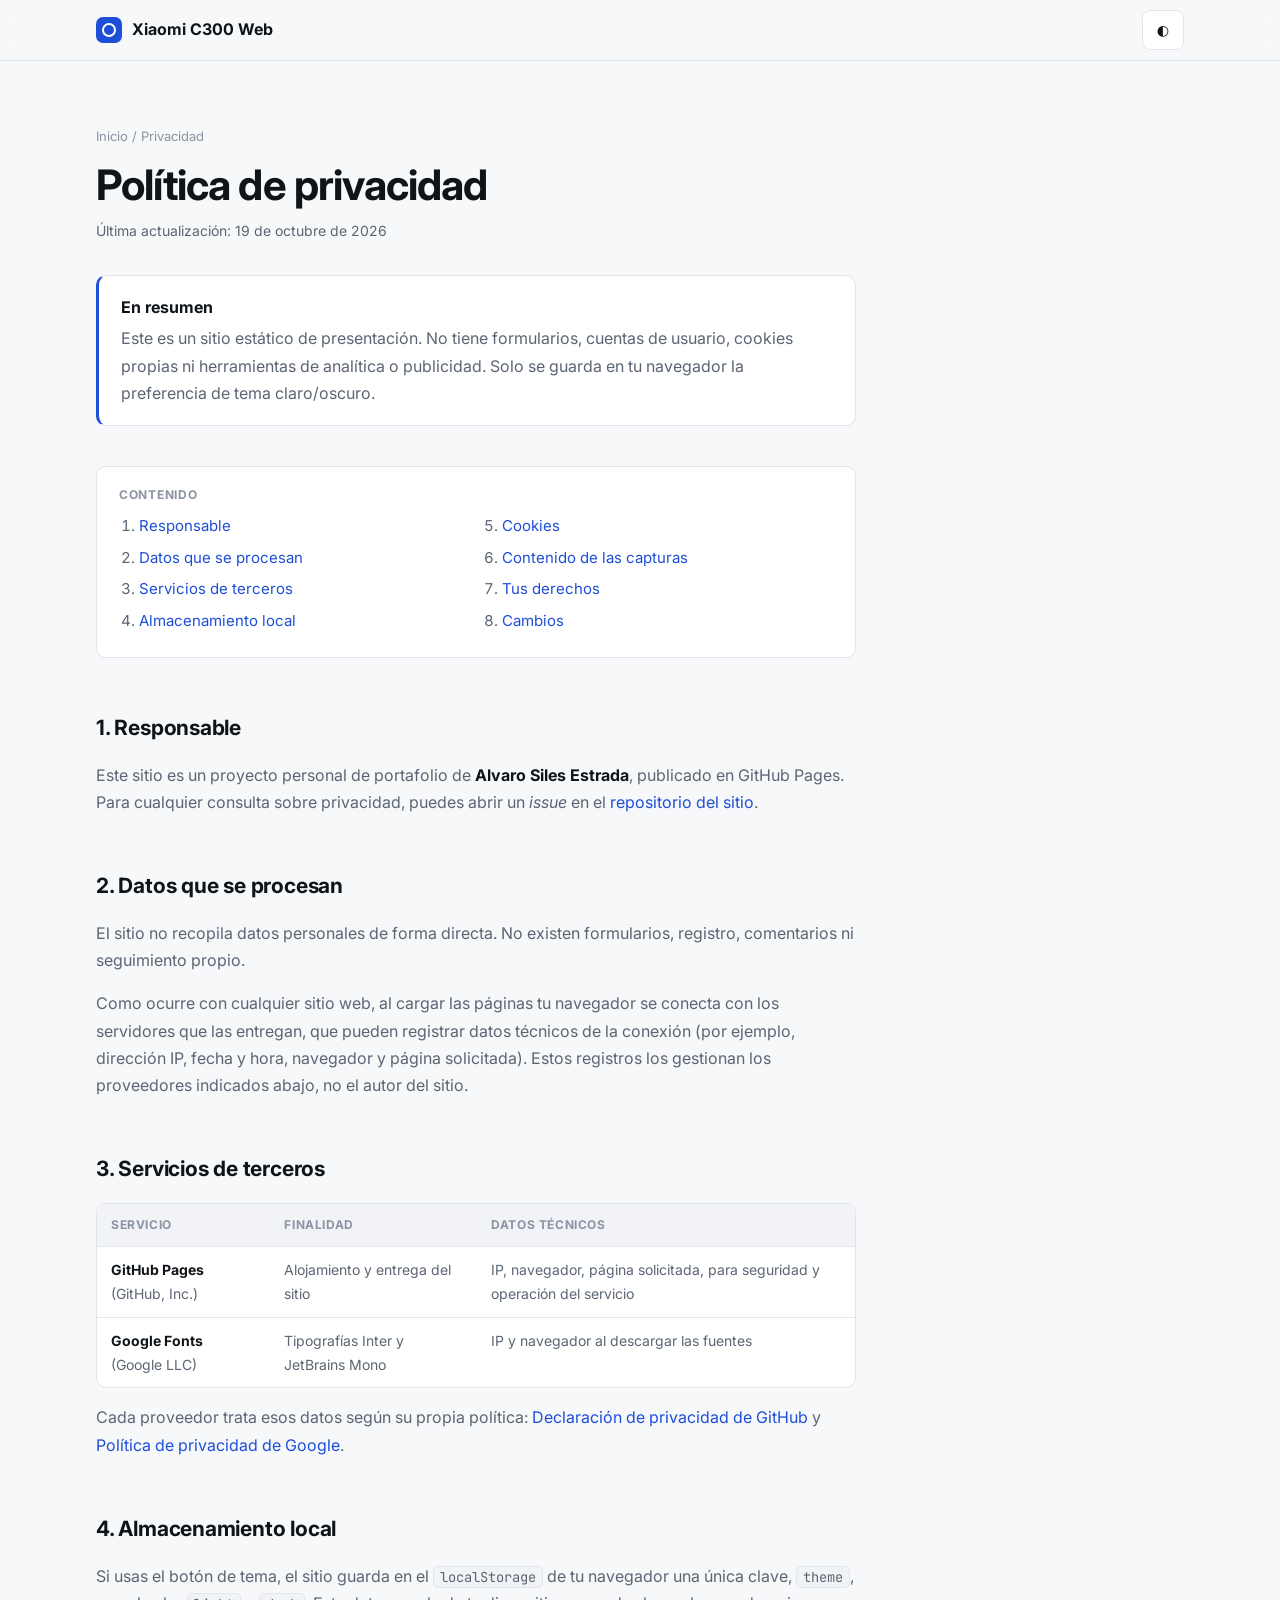
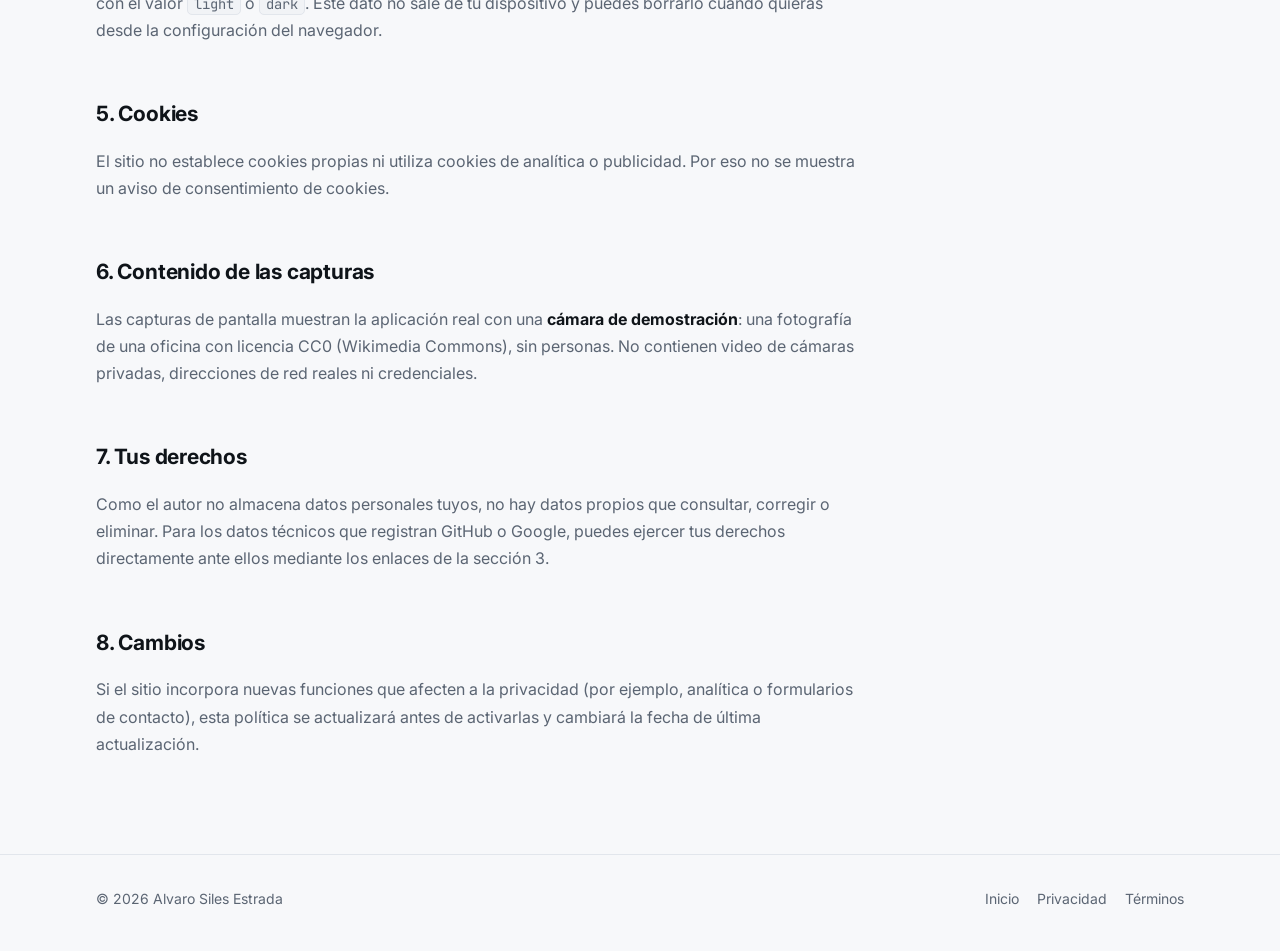
<file: privacidad.html>
<!doctype html>
<html lang="es">
<head>
  <meta charset="utf-8">
  <meta name="viewport" content="width=device-width, initial-scale=1">
  <title>Política de privacidad · Xiaomi C300 Web</title>
  <meta name="description" content="Qué datos se procesan al visitar este sitio y cómo.">
  <link rel="canonical" href="https://alvarosiles.github.io/Xiaomi-C300-Web/privacidad.html">
  <link rel="icon" href="data:image/svg+xml,%3Csvg xmlns='http://www.w3.org/2000/svg' viewBox='0 0 32 32'%3E%3Crect width='32' height='32' rx='7' fill='%232563eb'/%3E%3Ccircle cx='16' cy='16' r='7' fill='none' stroke='white' stroke-width='3'/%3E%3Ccircle cx='16' cy='16' r='2.5' fill='white'/%3E%3C/svg%3E">
  <link rel="preconnect" href="https://fonts.googleapis.com">
  <link rel="preconnect" href="https://fonts.gstatic.com" crossorigin>
  <link href="https://fonts.googleapis.com/css2?family=Inter:wght@400;500;600;700&family=JetBrains+Mono:wght@400;500&display=swap" rel="stylesheet">
  <link rel="stylesheet" href="assets/css/pages.css">
  <script src="assets/js/theme.js"></script>
</head>
<body>
  <header class="top">
    <div class="wrap">
      <a class="logo" href="./"><i></i>Xiaomi C300 Web</a>
      <button class="btn" id="theme-btn" type="button" aria-label="Cambiar tema">◐</button>
    </div>
  </header>

  <main class="wrap">
    <article class="doc">
      <div class="crumb"><a href="./">Inicio</a> / Privacidad</div>
      <h1>Política de privacidad</h1>
      <p class="meta">Última actualización: 19 de octubre de 2026</p>

      <div class="summary">
        <strong>En resumen</strong>
        <p>Este es un sitio estático de presentación. No tiene formularios, cuentas de usuario, cookies propias ni herramientas de analítica o publicidad. Solo se guarda en tu navegador la preferencia de tema claro/oscuro.</p>
      </div>

      <nav class="toc" aria-label="Contenido">
        <b>Contenido</b>
        <ol>
          <li><a href="#responsable">Responsable</a></li>
          <li><a href="#datos">Datos que se procesan</a></li>
          <li><a href="#terceros">Servicios de terceros</a></li>
          <li><a href="#almacenamiento">Almacenamiento local</a></li>
          <li><a href="#cookies">Cookies</a></li>
          <li><a href="#capturas">Contenido de las capturas</a></li>
          <li><a href="#derechos">Tus derechos</a></li>
          <li><a href="#cambios">Cambios</a></li>
        </ol>
      </nav>

      <h2 id="responsable">1. Responsable</h2>
      <p>Este sitio es un proyecto personal de portafolio de <strong>Alvaro Siles Estrada</strong>, publicado en GitHub Pages. Para cualquier consulta sobre privacidad, puedes abrir un <em>issue</em> en el <a href="https://github.com/alvarosiles/Xiaomi-C300-Web/issues">repositorio del sitio</a>.</p>

      <h2 id="datos">2. Datos que se procesan</h2>
      <p>El sitio no recopila datos personales de forma directa. No existen formularios, registro, comentarios ni seguimiento propio.</p>
      <p>Como ocurre con cualquier sitio web, al cargar las páginas tu navegador se conecta con los servidores que las entregan, que pueden registrar datos técnicos de la conexión (por ejemplo, dirección IP, fecha y hora, navegador y página solicitada). Estos registros los gestionan los proveedores indicados abajo, no el autor del sitio.</p>

      <h2 id="terceros">3. Servicios de terceros</h2>
      <div class="table-wrap">
        <table>
          <thead><tr><th>Servicio</th><th>Finalidad</th><th>Datos técnicos</th></tr></thead>
          <tbody>
            <tr><td><strong>GitHub Pages</strong> (GitHub, Inc.)</td><td>Alojamiento y entrega del sitio</td><td>IP, navegador, página solicitada, para seguridad y operación del servicio</td></tr>
            <tr><td><strong>Google Fonts</strong> (Google LLC)</td><td>Tipografías Inter y JetBrains Mono</td><td>IP y navegador al descargar las fuentes</td></tr>
          </tbody>
        </table>
      </div>
      <p>Cada proveedor trata esos datos según su propia política: <a href="https://docs.github.com/es/site-policy/privacy-policies/github-general-privacy-statement">Declaración de privacidad de GitHub</a> y <a href="https://policies.google.com/privacy?hl=es">Política de privacidad de Google</a>.</p>

      <h2 id="almacenamiento">4. Almacenamiento local</h2>
      <p>Si usas el botón de tema, el sitio guarda en el <code>localStorage</code> de tu navegador una única clave, <code>theme</code>, con el valor <code>light</code> o <code>dark</code>. Este dato no sale de tu dispositivo y puedes borrarlo cuando quieras desde la configuración del navegador.</p>

      <h2 id="cookies">5. Cookies</h2>
      <p>El sitio no establece cookies propias ni utiliza cookies de analítica o publicidad. Por eso no se muestra un aviso de consentimiento de cookies.</p>

      <h2 id="capturas">6. Contenido de las capturas</h2>
      <p>Las capturas de pantalla muestran la aplicación real con una <strong>cámara de demostración</strong>: una fotografía de una oficina con licencia CC0 (Wikimedia Commons), sin personas. No contienen video de cámaras privadas, direcciones de red reales ni credenciales.</p>

      <h2 id="derechos">7. Tus derechos</h2>
      <p>Como el autor no almacena datos personales tuyos, no hay datos propios que consultar, corregir o eliminar. Para los datos técnicos que registran GitHub o Google, puedes ejercer tus derechos directamente ante ellos mediante los enlaces de la sección 3.</p>

      <h2 id="cambios">8. Cambios</h2>
      <p>Si el sitio incorpora nuevas funciones que afecten a la privacidad (por ejemplo, analítica o formularios de contacto), esta política se actualizará antes de activarlas y cambiará la fecha de última actualización.</p>
    </article>
  </main>

  <footer>
    <div class="wrap">
      <div>© 2026 Alvaro Siles Estrada</div>
      <nav aria-label="Legal">
        <a href="./">Inicio</a>
        <a href="privacidad.html">Privacidad</a>
        <a href="terminos.html">Términos</a>
      </nav>
    </div>
  </footer>
</body>
</html>
</file>
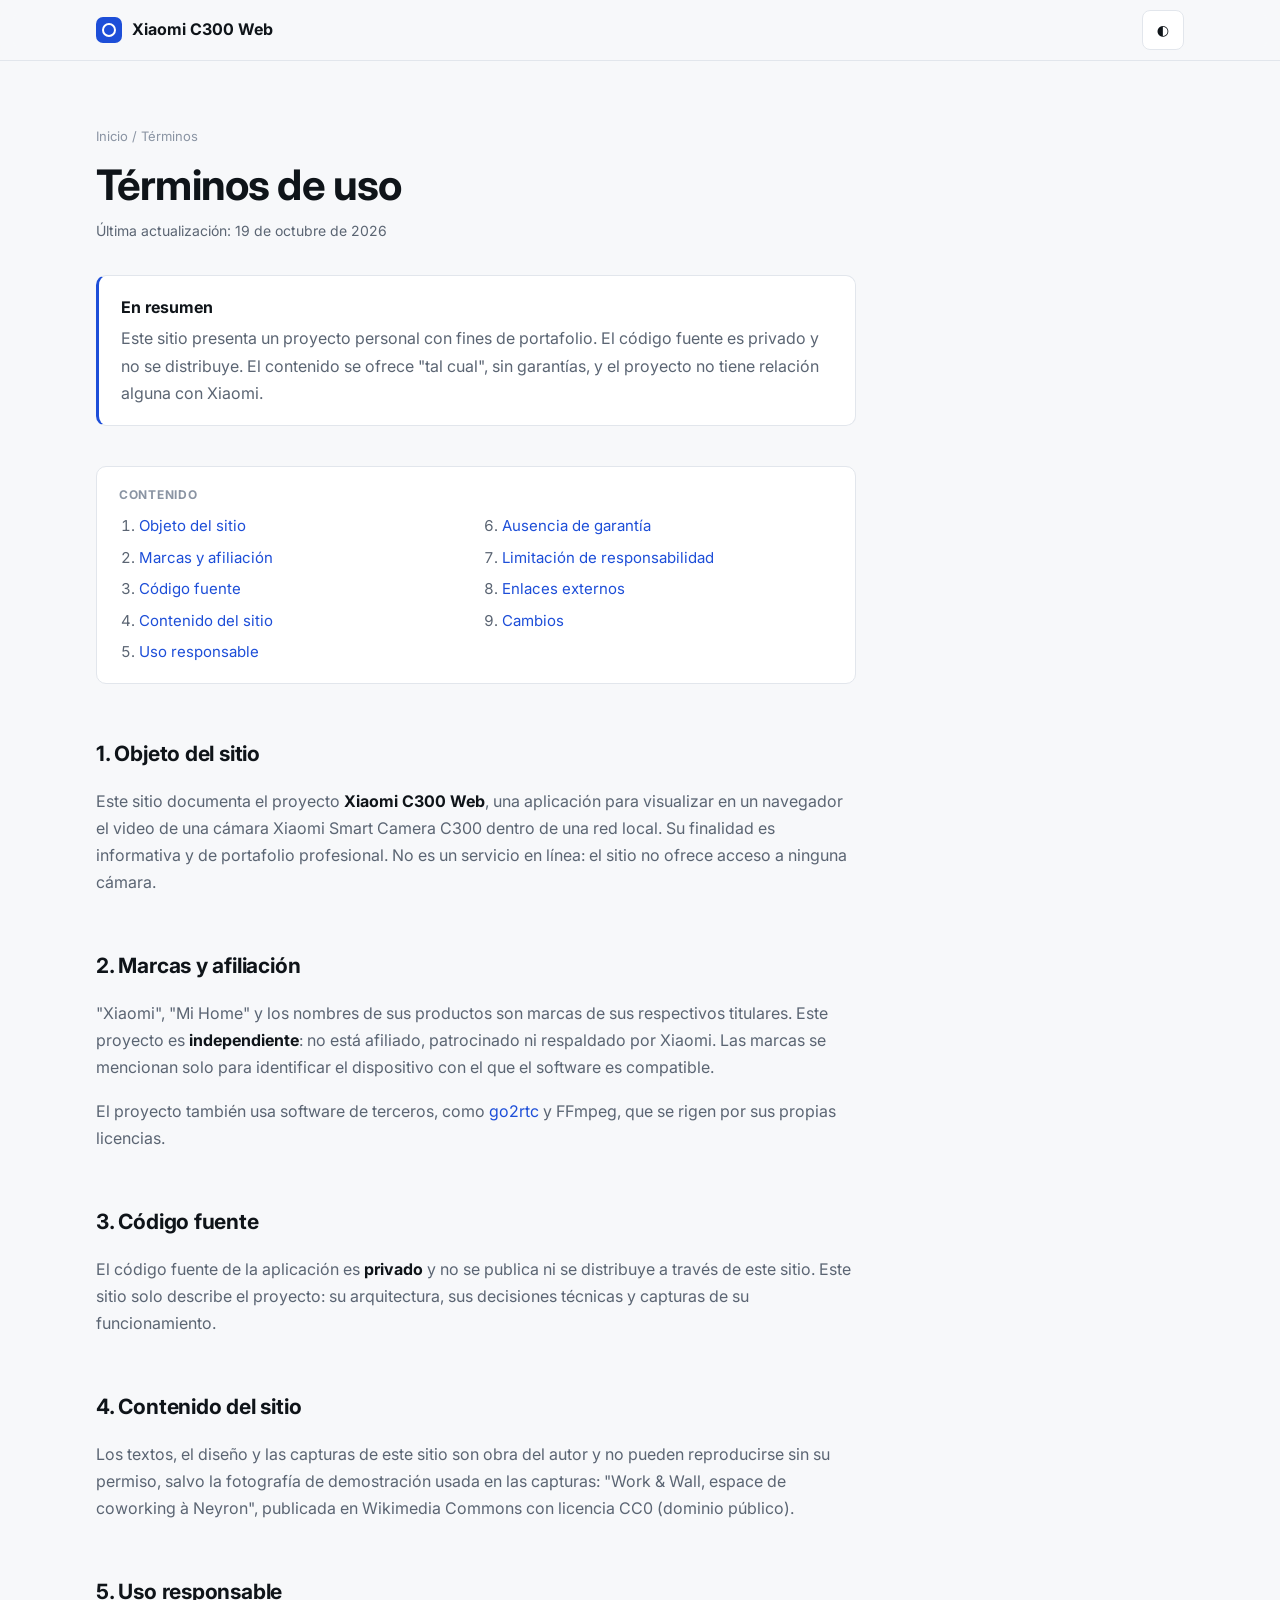
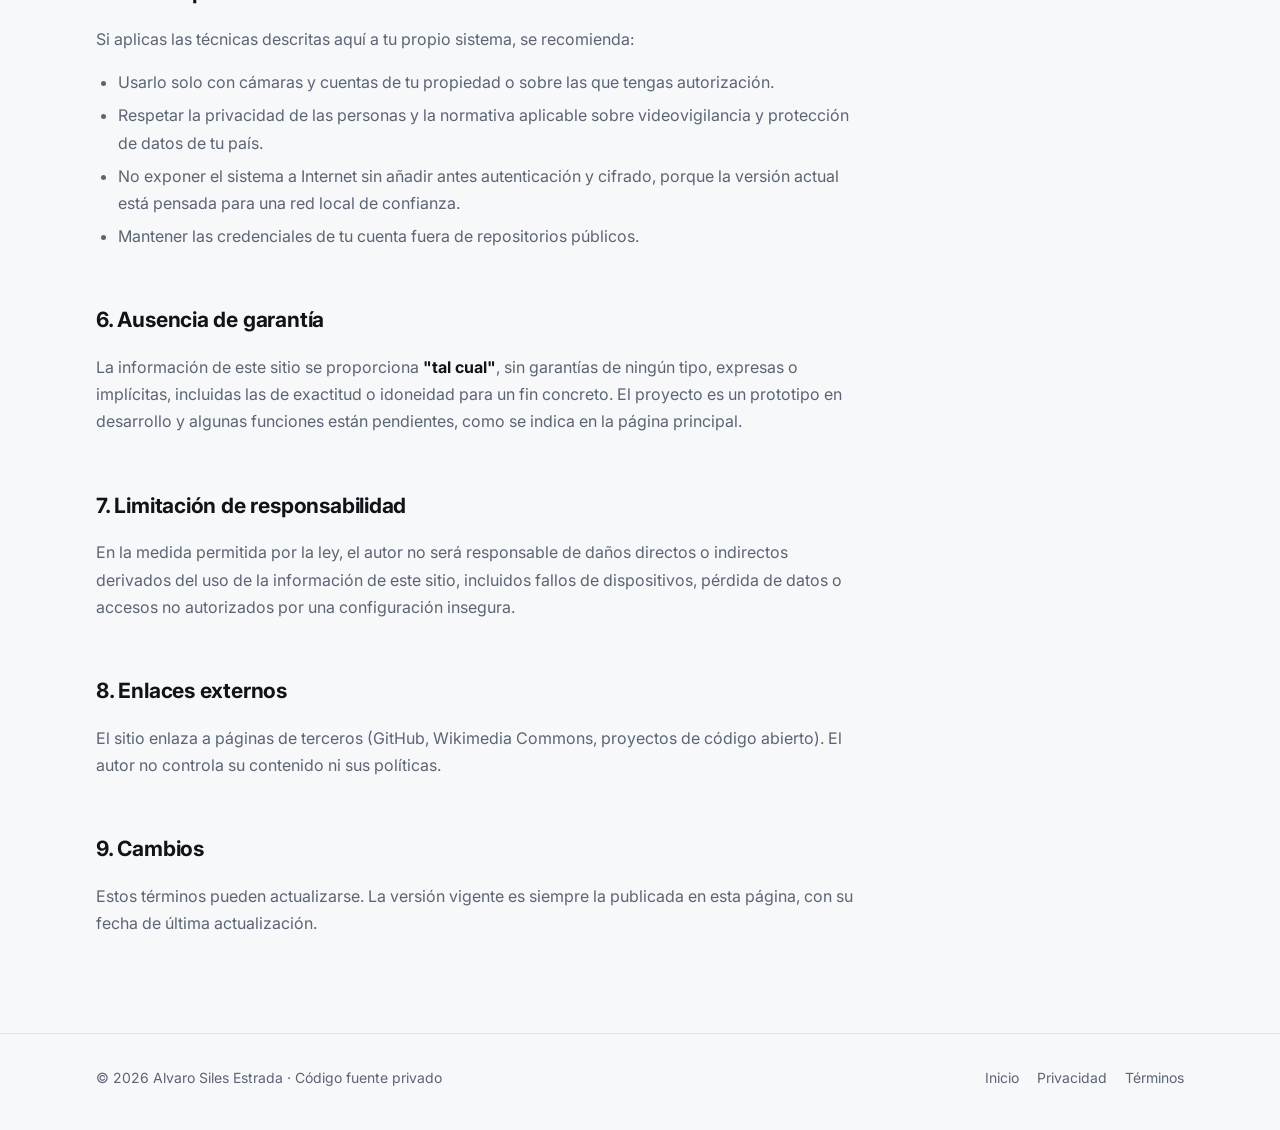
<file: terminos.html>
<!doctype html>
<html lang="es">
<head>
  <meta charset="utf-8">
  <meta name="viewport" content="width=device-width, initial-scale=1">
  <title>Términos de uso · Xiaomi C300 Web</title>
  <meta name="description" content="Condiciones de uso del sitio y del software del proyecto Xiaomi C300 Web.">
  <link rel="canonical" href="https://alvarosiles.github.io/Xiaomi-C300-Web/terminos.html">
  <link rel="icon" href="data:image/svg+xml,%3Csvg xmlns='http://www.w3.org/2000/svg' viewBox='0 0 32 32'%3E%3Crect width='32' height='32' rx='7' fill='%232563eb'/%3E%3Ccircle cx='16' cy='16' r='7' fill='none' stroke='white' stroke-width='3'/%3E%3Ccircle cx='16' cy='16' r='2.5' fill='white'/%3E%3C/svg%3E">
  <link rel="preconnect" href="https://fonts.googleapis.com">
  <link rel="preconnect" href="https://fonts.gstatic.com" crossorigin>
  <link href="https://fonts.googleapis.com/css2?family=Inter:wght@400;500;600;700&family=JetBrains+Mono:wght@400;500&display=swap" rel="stylesheet">
  <link rel="stylesheet" href="assets/css/pages.css">
  <script src="assets/js/theme.js"></script>
</head>
<body>
  <header class="top">
    <div class="wrap">
      <a class="logo" href="./"><i></i>Xiaomi C300 Web</a>
      <button class="btn" id="theme-btn" type="button" aria-label="Cambiar tema">◐</button>
    </div>
  </header>

  <main class="wrap">
    <article class="doc">
      <div class="crumb"><a href="./">Inicio</a> / Términos</div>
      <h1>Términos de uso</h1>
      <p class="meta">Última actualización: 19 de octubre de 2026</p>

      <div class="summary">
        <strong>En resumen</strong>
        <p>Este sitio presenta un proyecto personal con fines de portafolio. El código fuente es privado y no se distribuye. El contenido se ofrece "tal cual", sin garantías, y el proyecto no tiene relación alguna con Xiaomi.</p>
      </div>

      <nav class="toc" aria-label="Contenido">
        <b>Contenido</b>
        <ol>
          <li><a href="#objeto">Objeto del sitio</a></li>
          <li><a href="#marcas">Marcas y afiliación</a></li>
          <li><a href="#licencia">Código fuente</a></li>
          <li><a href="#contenido">Contenido del sitio</a></li>
          <li><a href="#uso">Uso responsable</a></li>
          <li><a href="#garantia">Ausencia de garantía</a></li>
          <li><a href="#responsabilidad">Limitación de responsabilidad</a></li>
          <li><a href="#enlaces">Enlaces externos</a></li>
          <li><a href="#cambios">Cambios</a></li>
        </ol>
      </nav>

      <h2 id="objeto">1. Objeto del sitio</h2>
      <p>Este sitio documenta el proyecto <strong>Xiaomi C300 Web</strong>, una aplicación para visualizar en un navegador el video de una cámara Xiaomi Smart Camera C300 dentro de una red local. Su finalidad es informativa y de portafolio profesional. No es un servicio en línea: el sitio no ofrece acceso a ninguna cámara.</p>

      <h2 id="marcas">2. Marcas y afiliación</h2>
      <p>"Xiaomi", "Mi Home" y los nombres de sus productos son marcas de sus respectivos titulares. Este proyecto es <strong>independiente</strong>: no está afiliado, patrocinado ni respaldado por Xiaomi. Las marcas se mencionan solo para identificar el dispositivo con el que el software es compatible.</p>
      <p>El proyecto también usa software de terceros, como <a href="https://github.com/AlexxIT/go2rtc">go2rtc</a> y FFmpeg, que se rigen por sus propias licencias.</p>

      <h2 id="licencia">3. Código fuente</h2>
      <p>El código fuente de la aplicación es <strong>privado</strong> y no se publica ni se distribuye a través de este sitio. Este sitio solo describe el proyecto: su arquitectura, sus decisiones técnicas y capturas de su funcionamiento.</p>

      <h2 id="contenido">4. Contenido del sitio</h2>
      <p>Los textos, el diseño y las capturas de este sitio son obra del autor y no pueden reproducirse sin su permiso, salvo la fotografía de demostración usada en las capturas: "Work &amp; Wall, espace de coworking à Neyron", publicada en Wikimedia Commons con licencia CC0 (dominio público).</p>

      <h2 id="uso">5. Uso responsable</h2>
      <p>Si aplicas las técnicas descritas aquí a tu propio sistema, se recomienda:</p>
      <ul>
        <li>Usarlo solo con cámaras y cuentas de tu propiedad o sobre las que tengas autorización.</li>
        <li>Respetar la privacidad de las personas y la normativa aplicable sobre videovigilancia y protección de datos de tu país.</li>
        <li>No exponer el sistema a Internet sin añadir antes autenticación y cifrado, porque la versión actual está pensada para una red local de confianza.</li>
        <li>Mantener las credenciales de tu cuenta fuera de repositorios públicos.</li>
      </ul>

      <h2 id="garantia">6. Ausencia de garantía</h2>
      <p>La información de este sitio se proporciona <strong>"tal cual"</strong>, sin garantías de ningún tipo, expresas o implícitas, incluidas las de exactitud o idoneidad para un fin concreto. El proyecto es un prototipo en desarrollo y algunas funciones están pendientes, como se indica en la página principal.</p>

      <h2 id="responsabilidad">7. Limitación de responsabilidad</h2>
      <p>En la medida permitida por la ley, el autor no será responsable de daños directos o indirectos derivados del uso de la información de este sitio, incluidos fallos de dispositivos, pérdida de datos o accesos no autorizados por una configuración insegura.</p>

      <h2 id="enlaces">8. Enlaces externos</h2>
      <p>El sitio enlaza a páginas de terceros (GitHub, Wikimedia Commons, proyectos de código abierto). El autor no controla su contenido ni sus políticas.</p>

      <h2 id="cambios">9. Cambios</h2>
      <p>Estos términos pueden actualizarse. La versión vigente es siempre la publicada en esta página, con su fecha de última actualización.</p>
    </article>
  </main>

  <footer>
    <div class="wrap">
      <div>© 2026 Alvaro Siles Estrada · Código fuente privado</div>
      <nav aria-label="Legal">
        <a href="./">Inicio</a>
        <a href="privacidad.html">Privacidad</a>
        <a href="terminos.html">Términos</a>
      </nav>
    </div>
  </footer>
</body>
</html>
</file>
<file: assets/css/pages.css>
/* Estilos compartidos de las páginas secundarias (privacidad, términos, 404). */
:root {
  --bg: #f7f8fa; --surface: #ffffff; --surface-2: #f1f3f6;
  --text: #0f1419; --muted: #5b6573; --faint: #8a94a3;
  --border: #e2e6ec; --accent: #1d4ed8; --accent-soft: #e7eeff;
}
@media (prefers-color-scheme: dark) {
  :root:not([data-theme="light"]) {
    --bg: #0b0e13; --surface: #12161d; --surface-2: #181d26;
    --text: #e6e9ee; --muted: #9aa3b2; --faint: #6b7483;
    --border: #232a35; --accent: #7aa2ff; --accent-soft: #172240;
  }
}
:root[data-theme="dark"] {
  --bg: #0b0e13; --surface: #12161d; --surface-2: #181d26;
  --text: #e6e9ee; --muted: #9aa3b2; --faint: #6b7483;
  --border: #232a35; --accent: #7aa2ff; --accent-soft: #172240;
}
* { box-sizing: border-box; }
body {
  margin: 0; background: var(--bg); color: var(--text);
  font: 16px/1.7 Inter, system-ui, -apple-system, "Segoe UI", Roboto, sans-serif;
  -webkit-font-smoothing: antialiased;
  min-height: 100vh; display: flex; flex-direction: column;
}
a { color: var(--accent); text-decoration: none; }
a:hover { text-decoration: underline; }
code { font-family: "JetBrains Mono", ui-monospace, Consolas, monospace; font-size: .86em; background: var(--surface-2); border: 1px solid var(--border); border-radius: 5px; padding: 1px 6px; overflow-wrap: anywhere; }
.wrap { max-width: 1120px; margin: 0 auto; padding: 0 16px; width: 100%; }

.top { position: sticky; top: 0; z-index: 20; background: color-mix(in srgb, var(--bg) 85%, transparent); backdrop-filter: saturate(160%) blur(10px); border-bottom: 1px solid var(--border); }
.top .wrap { display: flex; align-items: center; justify-content: space-between; gap: 24px; height: 60px; }
.logo { display: flex; align-items: center; gap: 10px; font-weight: 700; color: var(--text); white-space: nowrap; }
.logo:hover { text-decoration: none; }
.logo i { width: 26px; height: 26px; border-radius: 7px; background: var(--accent); display: grid; place-items: center; }
.logo i::after { content: ""; width: 10px; height: 10px; border: 2.5px solid #fff; border-radius: 50%; }
.btn { display: inline-flex; align-items: center; gap: 8px; border: 1px solid var(--border); background: var(--surface); color: var(--text); border-radius: 8px; padding: 7px 14px; font: inherit; font-size: 14px; font-weight: 500; cursor: pointer; white-space: nowrap; }
.btn:hover { border-color: var(--faint); text-decoration: none; }
.btn.primary { background: var(--accent); border-color: var(--accent); color: #fff; }
:root[data-theme="dark"] .btn.primary { color: #0b0e13; }
@media (prefers-color-scheme: dark) { :root:not([data-theme="light"]) .btn.primary { color: #0b0e13; } }

main { flex: 1; }

/* Documento legal */
.doc { max-width: 760px; padding: 64px 0 80px; }
.crumb { font-size: 13px; color: var(--faint); margin-bottom: 14px; }
.crumb a { color: var(--faint); }
.doc h1 { font-size: clamp(30px, 4.5vw, 42px); line-height: 1.15; letter-spacing: -.02em; margin: 0 0 10px; }
.meta { color: var(--muted); font-size: 14px; margin: 0 0 32px; }
.summary { background: var(--surface); border: 1px solid var(--border); border-left: 3px solid var(--accent); border-radius: 10px; padding: 18px 22px; margin-bottom: 40px; }
.summary strong { display: block; margin-bottom: 4px; }
.summary p { margin: 0; color: var(--muted); }
.toc { background: var(--surface); border: 1px solid var(--border); border-radius: 10px; padding: 18px 22px; margin-bottom: 40px; }
.toc b { display: block; font-size: 12px; text-transform: uppercase; letter-spacing: .06em; color: var(--faint); margin-bottom: 8px; }
.toc ol { margin: 0; padding-left: 20px; columns: 2; column-gap: 32px; font-size: 15px; }
.doc h2 { font-size: 21px; letter-spacing: -.01em; margin: 44px 0 10px; padding-top: 8px; scroll-margin-top: 80px; }
.doc p, .doc li { color: var(--muted); }
.doc ul { padding-left: 22px; }
.doc li { margin-bottom: 6px; }
.doc strong { color: var(--text); }
.table-wrap { overflow-x: auto; border: 1px solid var(--border); border-radius: 10px; background: var(--surface); margin: 16px 0; }
table { width: 100%; border-collapse: collapse; font-size: 14px; }
th, td { text-align: left; padding: 11px 14px; border-bottom: 1px solid var(--border); vertical-align: top; color: var(--muted); }
th { font-size: 12px; text-transform: uppercase; letter-spacing: .05em; color: var(--faint); background: var(--surface-2); }
tr:last-child td { border-bottom: 0; }

/* 404 */
.notfound { display: grid; place-items: center; text-align: center; padding: 96px 0; }
.notfound .code { font-family: "JetBrains Mono", ui-monospace, monospace; font-size: clamp(72px, 16vw, 140px); font-weight: 500; line-height: 1; letter-spacing: -.04em; color: var(--accent); margin: 0; }
.notfound h1 { font-size: clamp(24px, 3.5vw, 32px); margin: 16px 0 10px; letter-spacing: -.01em; }
.notfound p { color: var(--muted); max-width: 520px; margin: 0 auto 28px; }
.notfound .actions { display: flex; gap: 10px; justify-content: center; flex-wrap: wrap; }
.signal { display: inline-flex; align-items: center; gap: 8px; font-family: "JetBrains Mono", monospace; font-size: 12px; color: var(--faint); border: 1px solid var(--border); border-radius: 999px; padding: 4px 12px; margin-bottom: 24px; }
.signal::before { content: ""; width: 8px; height: 8px; border-radius: 50%; background: #ef4444; box-shadow: 0 0 0 3px rgb(239 68 68 / .2); }

footer { border-top: 1px solid var(--border); padding: 32px 0 40px; color: var(--muted); font-size: 14px; }
footer .wrap { display: flex; flex-wrap: wrap; justify-content: space-between; gap: 16px; }
footer nav { display: flex; gap: 18px; flex-wrap: wrap; }
footer nav a { color: var(--muted); }

@media (max-width: 640px) {
  .toc ol { columns: 1; }
  .doc { padding-top: 40px; }
}
</file>
